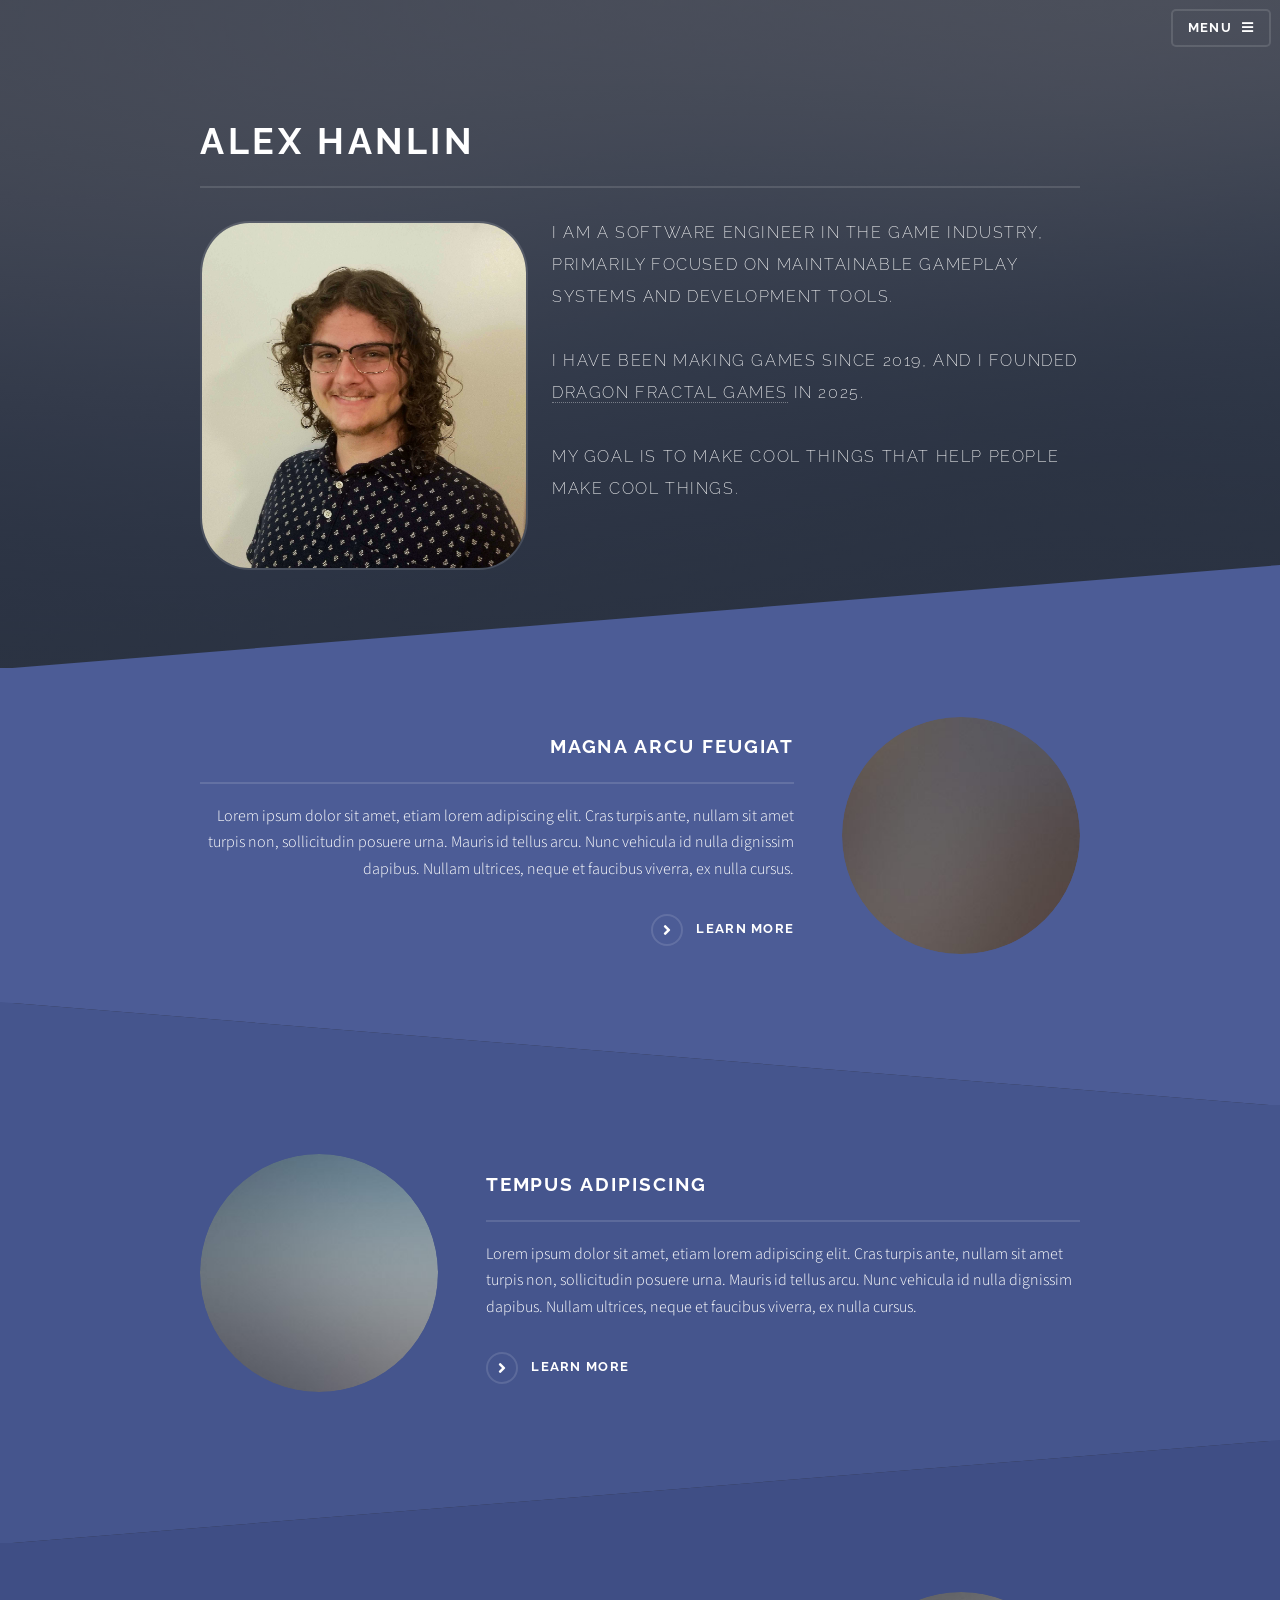
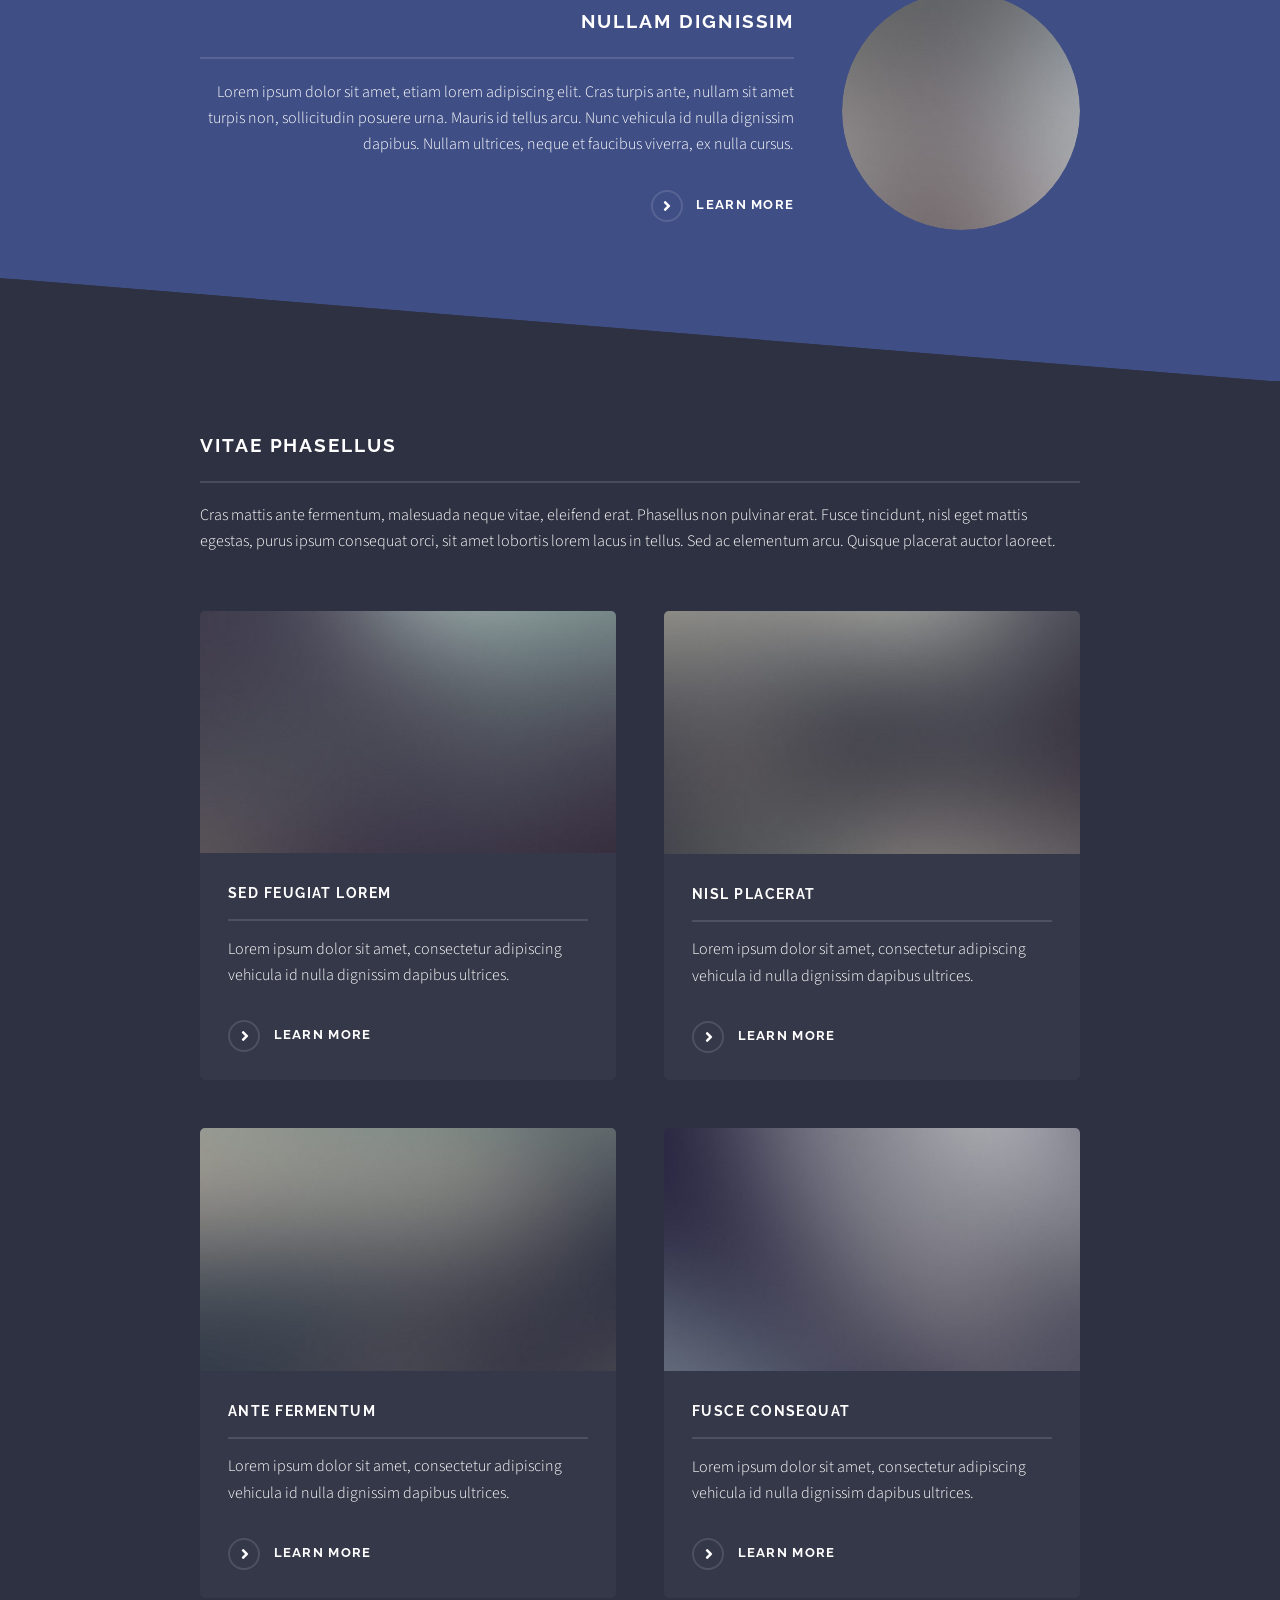
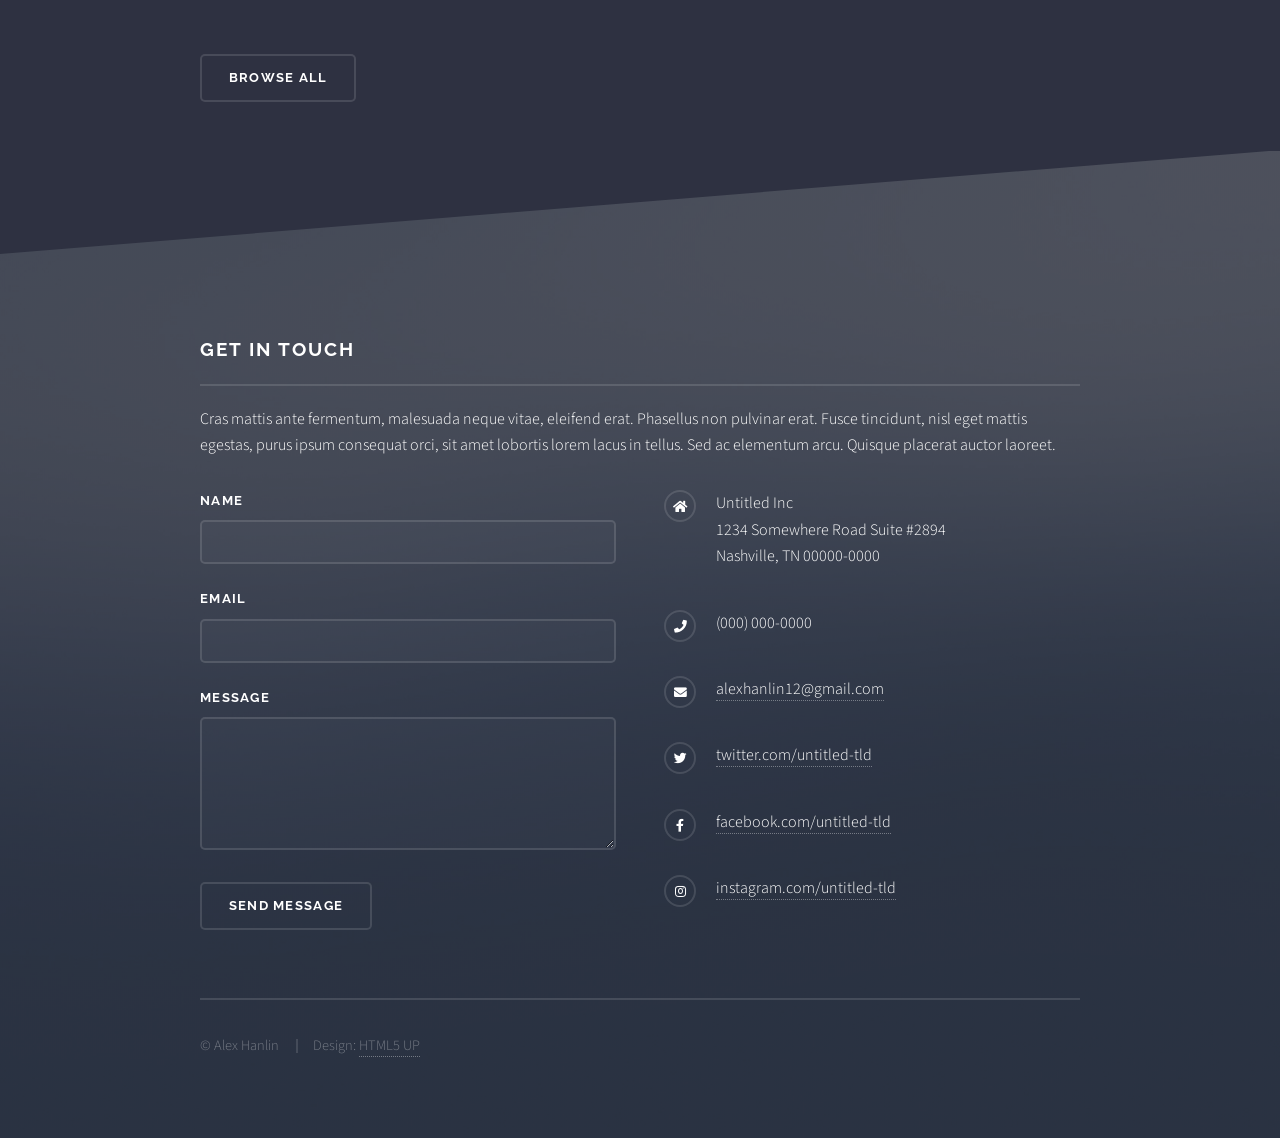
<file: index.html>
<!DOCTYPE HTML>
<html lang="">
<head>
    <title>Alex Hanlin's Portfolio</title>
    <meta charset="utf-8"/>
    <meta content="width=device-width, initial-scale=1, user-scalable=no" name="viewport"/>
    <link href="assets/css/main.css" rel="stylesheet"/>
    <noscript>
        <link href="assets/css/noscript.css" rel="stylesheet"/>
    </noscript>
</head>
<body class="is-preload">

<!-- Page Wrapper -->
<div id="page-wrapper">

    <!-- Header -->
    <header class="alt" id="header">
        <h1><a href="index.html">Solid State</a></h1>
        <nav>
            <a href="#menu">Menu</a>
        </nav>
    </header>

    <!-- Menu -->
    <nav id="menu">
        <div class="inner">
            <h2>Menu</h2>
            <ul class="links">
                <li><a href="index.html">Home</a></li>
                <li><a href="generic.html">Generic</a></li>
                <li><a href="elements.html">Elements</a></li>
            </ul>
            <a class="close" href="#">Close</a>
        </div>
    </nav>

    <!-- Banner -->
    <section id="banner">
        <div class="inner">
            <h2>Alex Hanlin</h2>
            <a class="left image"><img alt="" class="logo" src="images/headshot_cropped.png"/></a>
            <p>I am a software engineer in the game industry, primarily focused on maintainable gameplay systems and
                development tools.</p>

            <p>I have been making games since 2019, and I founded <a class="links"
                                                                     href="https://dragonfractalgames.com"> Dragon
                Fractal Games</a> in 2025.</p>

            <p>My goal is to make cool things that help people make cool things.</p>
        </div>
    </section>

    <!-- Wrapper -->
    <section id="wrapper">

        <!-- One -->
        <section class="wrapper spotlight style1" id="one">
            <div class="inner">
                <a class="image" href="#"><img alt="" src="images/pic01.jpg"/></a>
                <div class="content">
                    <h2 class="major">Magna arcu feugiat</h2>
                    <p>Lorem ipsum dolor sit amet, etiam lorem adipiscing elit. Cras turpis ante, nullam sit amet turpis
                        non, sollicitudin posuere urna. Mauris id tellus arcu. Nunc vehicula id nulla dignissim dapibus.
                        Nullam ultrices, neque et faucibus viverra, ex nulla cursus.</p>
                    <a class="special" href="#">Learn more</a>
                </div>
            </div>
        </section>

        <!-- Two -->
        <section class="wrapper alt spotlight style2" id="two">
            <div class="inner">
                <a class="image" href="#"><img alt="" src="images/pic02.jpg"/></a>
                <div class="content">
                    <h2 class="major">Tempus adipiscing</h2>
                    <p>Lorem ipsum dolor sit amet, etiam lorem adipiscing elit. Cras turpis ante, nullam sit amet turpis
                        non, sollicitudin posuere urna. Mauris id tellus arcu. Nunc vehicula id nulla dignissim dapibus.
                        Nullam ultrices, neque et faucibus viverra, ex nulla cursus.</p>
                    <a class="special" href="#">Learn more</a>
                </div>
            </div>
        </section>

        <!-- Three -->
        <section class="wrapper spotlight style3" id="three">
            <div class="inner">
                <a class="image" href="#"><img alt="" src="images/pic03.jpg"/></a>
                <div class="content">
                    <h2 class="major">Nullam dignissim</h2>
                    <p>Lorem ipsum dolor sit amet, etiam lorem adipiscing elit. Cras turpis ante, nullam sit amet turpis
                        non, sollicitudin posuere urna. Mauris id tellus arcu. Nunc vehicula id nulla dignissim dapibus.
                        Nullam ultrices, neque et faucibus viverra, ex nulla cursus.</p>
                    <a class="special" href="#">Learn more</a>
                </div>
            </div>
        </section>

        <!-- Four -->
        <section class="wrapper alt style1" id="four">
            <div class="inner">
                <h2 class="major">Vitae phasellus</h2>
                <p>Cras mattis ante fermentum, malesuada neque vitae, eleifend erat. Phasellus non pulvinar erat. Fusce
                    tincidunt, nisl eget mattis egestas, purus ipsum consequat orci, sit amet lobortis lorem lacus in
                    tellus. Sed ac elementum arcu. Quisque placerat auctor laoreet.</p>
                <section class="features">
                    <article>
                        <a class="image" href="#"><img alt="" src="images/pic04.jpg"/></a>
                        <h3 class="major">Sed feugiat lorem</h3>
                        <p>Lorem ipsum dolor sit amet, consectetur adipiscing vehicula id nulla dignissim dapibus
                            ultrices.</p>
                        <a class="special" href="#">Learn more</a>
                    </article>
                    <article>
                        <a class="image" href="#"><img alt="" src="images/pic05.jpg"/></a>
                        <h3 class="major">Nisl placerat</h3>
                        <p>Lorem ipsum dolor sit amet, consectetur adipiscing vehicula id nulla dignissim dapibus
                            ultrices.</p>
                        <a class="special" href="#">Learn more</a>
                    </article>
                    <article>
                        <a class="image" href="#"><img alt="" src="images/pic06.jpg"/></a>
                        <h3 class="major">Ante fermentum</h3>
                        <p>Lorem ipsum dolor sit amet, consectetur adipiscing vehicula id nulla dignissim dapibus
                            ultrices.</p>
                        <a class="special" href="#">Learn more</a>
                    </article>
                    <article>
                        <a class="image" href="#"><img alt="" src="images/pic07.jpg"/></a>
                        <h3 class="major">Fusce consequat</h3>
                        <p>Lorem ipsum dolor sit amet, consectetur adipiscing vehicula id nulla dignissim dapibus
                            ultrices.</p>
                        <a class="special" href="#">Learn more</a>
                    </article>
                </section>
                <ul class="actions">
                    <li><a class="button" href="#">Browse All</a></li>
                </ul>
            </div>
        </section>

    </section>

    <!-- Footer -->
    <section id="footer">
        <div class="inner">
            <h2 class="major">Get in touch</h2>
            <p>Cras mattis ante fermentum, malesuada neque vitae, eleifend erat. Phasellus non pulvinar erat. Fusce
                tincidunt, nisl eget mattis egestas, purus ipsum consequat orci, sit amet lobortis lorem lacus in
                tellus. Sed ac elementum arcu. Quisque placerat auctor laoreet.</p>
            <form action="#" method="post">
                <div class="fields">
                    <div class="field">
                        <label for="name">Name</label>
                        <input id="name" name="name" type="text"/>
                    </div>
                    <div class="field">
                        <label for="email">Email</label>
                        <input id="email" name="email" type="email"/>
                    </div>
                    <div class="field">
                        <label for="message">Message</label>
                        <textarea id="message" name="message" rows="4"></textarea>
                    </div>
                </div>
                <ul class="actions">
                    <li><input type="submit" value="Send Message"/></li>
                </ul>
            </form>
            <ul class="contact">
                <li class="icon solid fa-home">
                    Untitled Inc<br/>
                    1234 Somewhere Road Suite #2894<br/>
                    Nashville, TN 00000-0000
                </li>
                <li class="icon solid fa-phone">(000) 000-0000</li>
                <li class="icon solid fa-envelope"><a href="#">alexhanlin12@gmail.com</a></li>
                <li class="icon brands fa-twitter"><a href="#">twitter.com/untitled-tld</a></li>
                <li class="icon brands fa-facebook-f"><a href="#">facebook.com/untitled-tld</a></li>
                <li class="icon brands fa-instagram"><a href="#">instagram.com/untitled-tld</a></li>
            </ul>
            <ul class="copyright">
                <li>&copy; Alex Hanlin</li>
                <li>Design: <a href="http://html5up.net">HTML5 UP</a></li>
            </ul>
        </div>
    </section>

</div>

<!-- Scripts -->
<script src="assets/js/jquery.min.js"></script>
<script src="assets/js/jquery.scrollex.min.js"></script>
<script src="assets/js/browser.min.js"></script>
<script src="assets/js/breakpoints.min.js"></script>
<script src="assets/js/util.js"></script>
<script src="assets/js/main.js"></script>

</body>
</html>
</file>
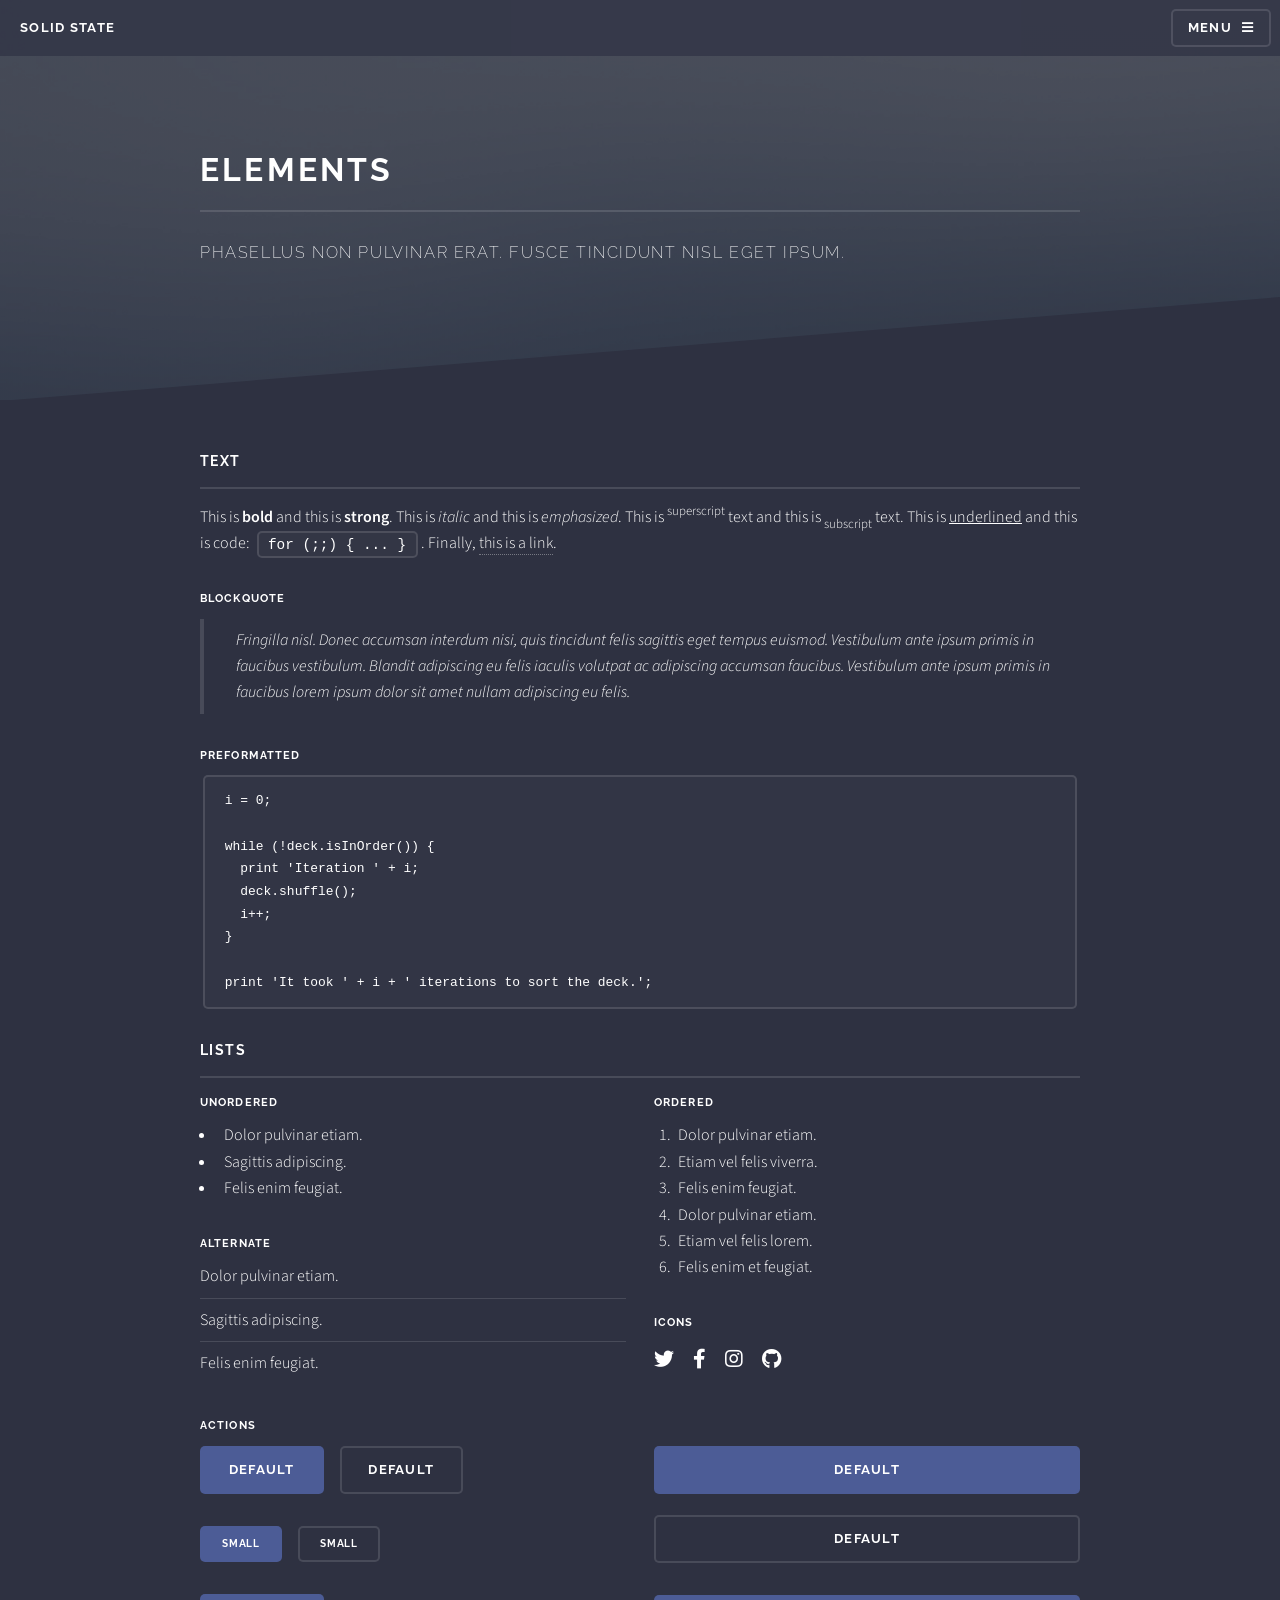
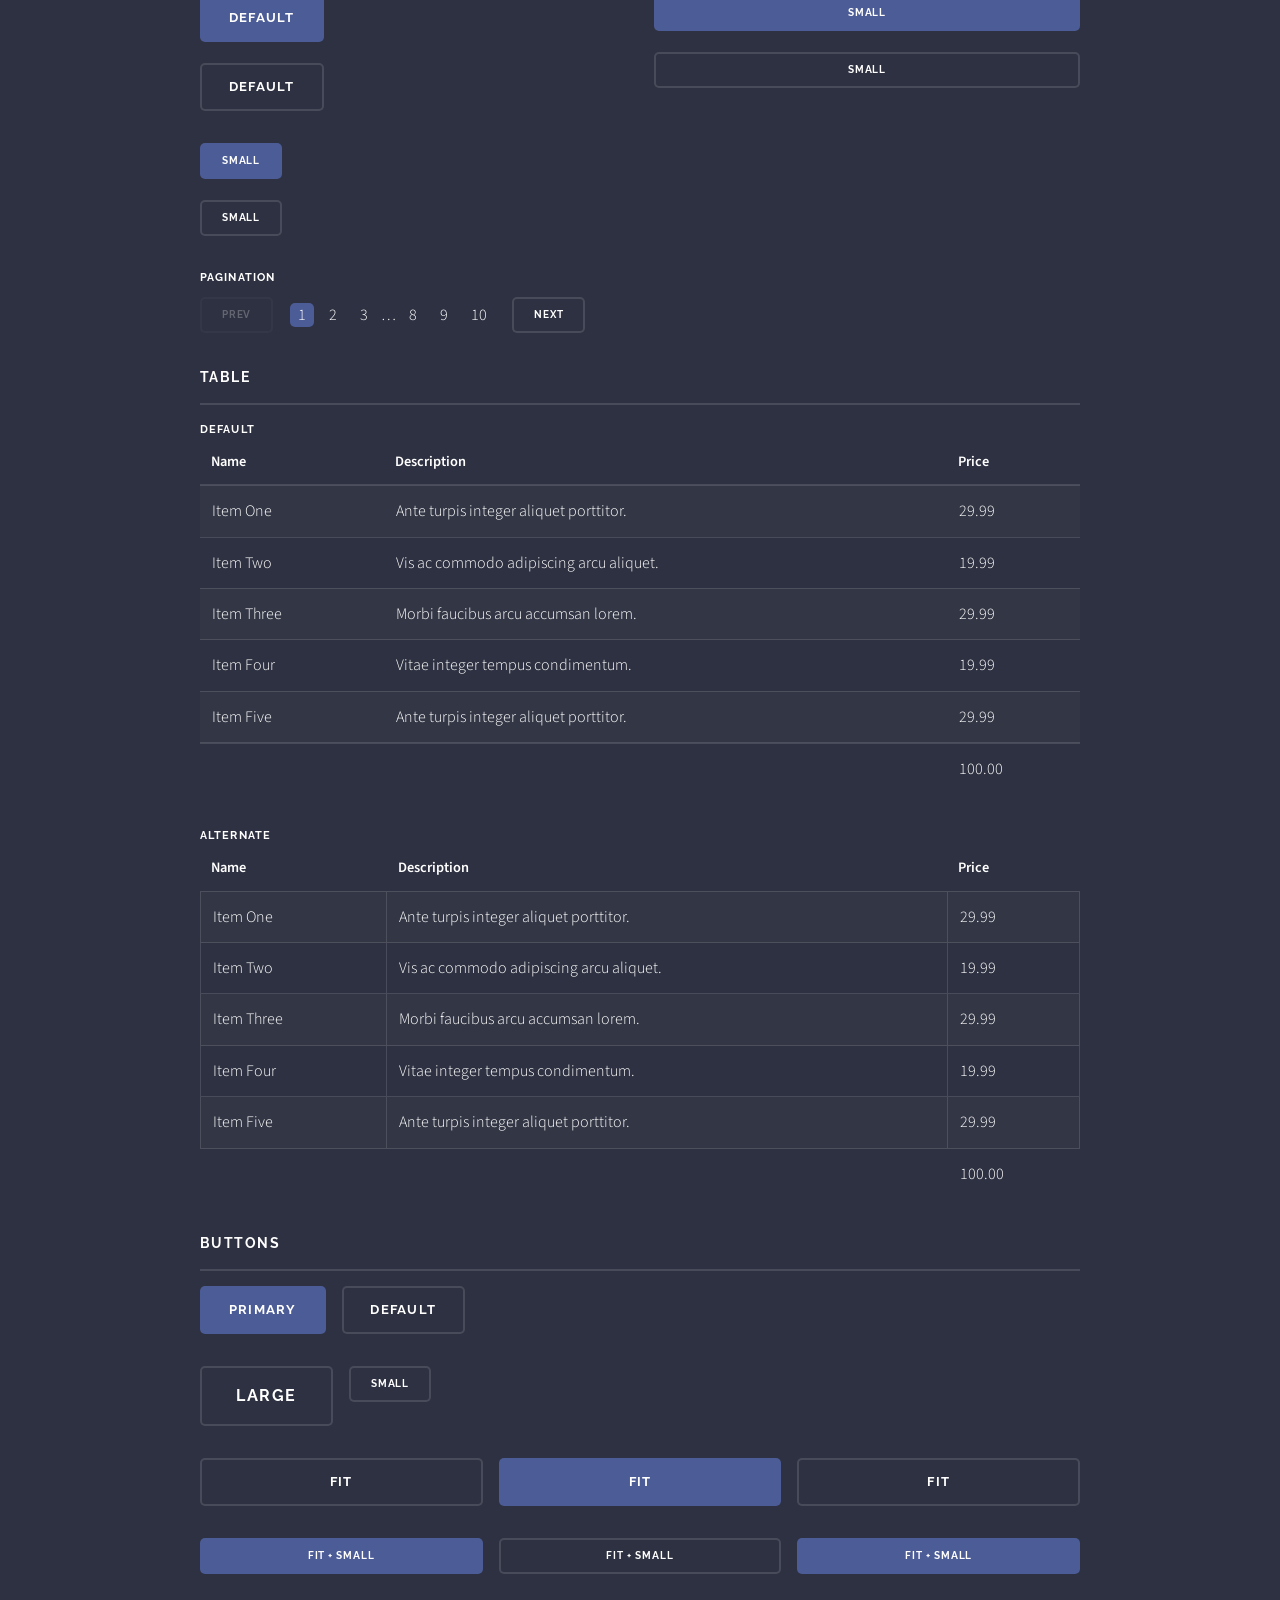
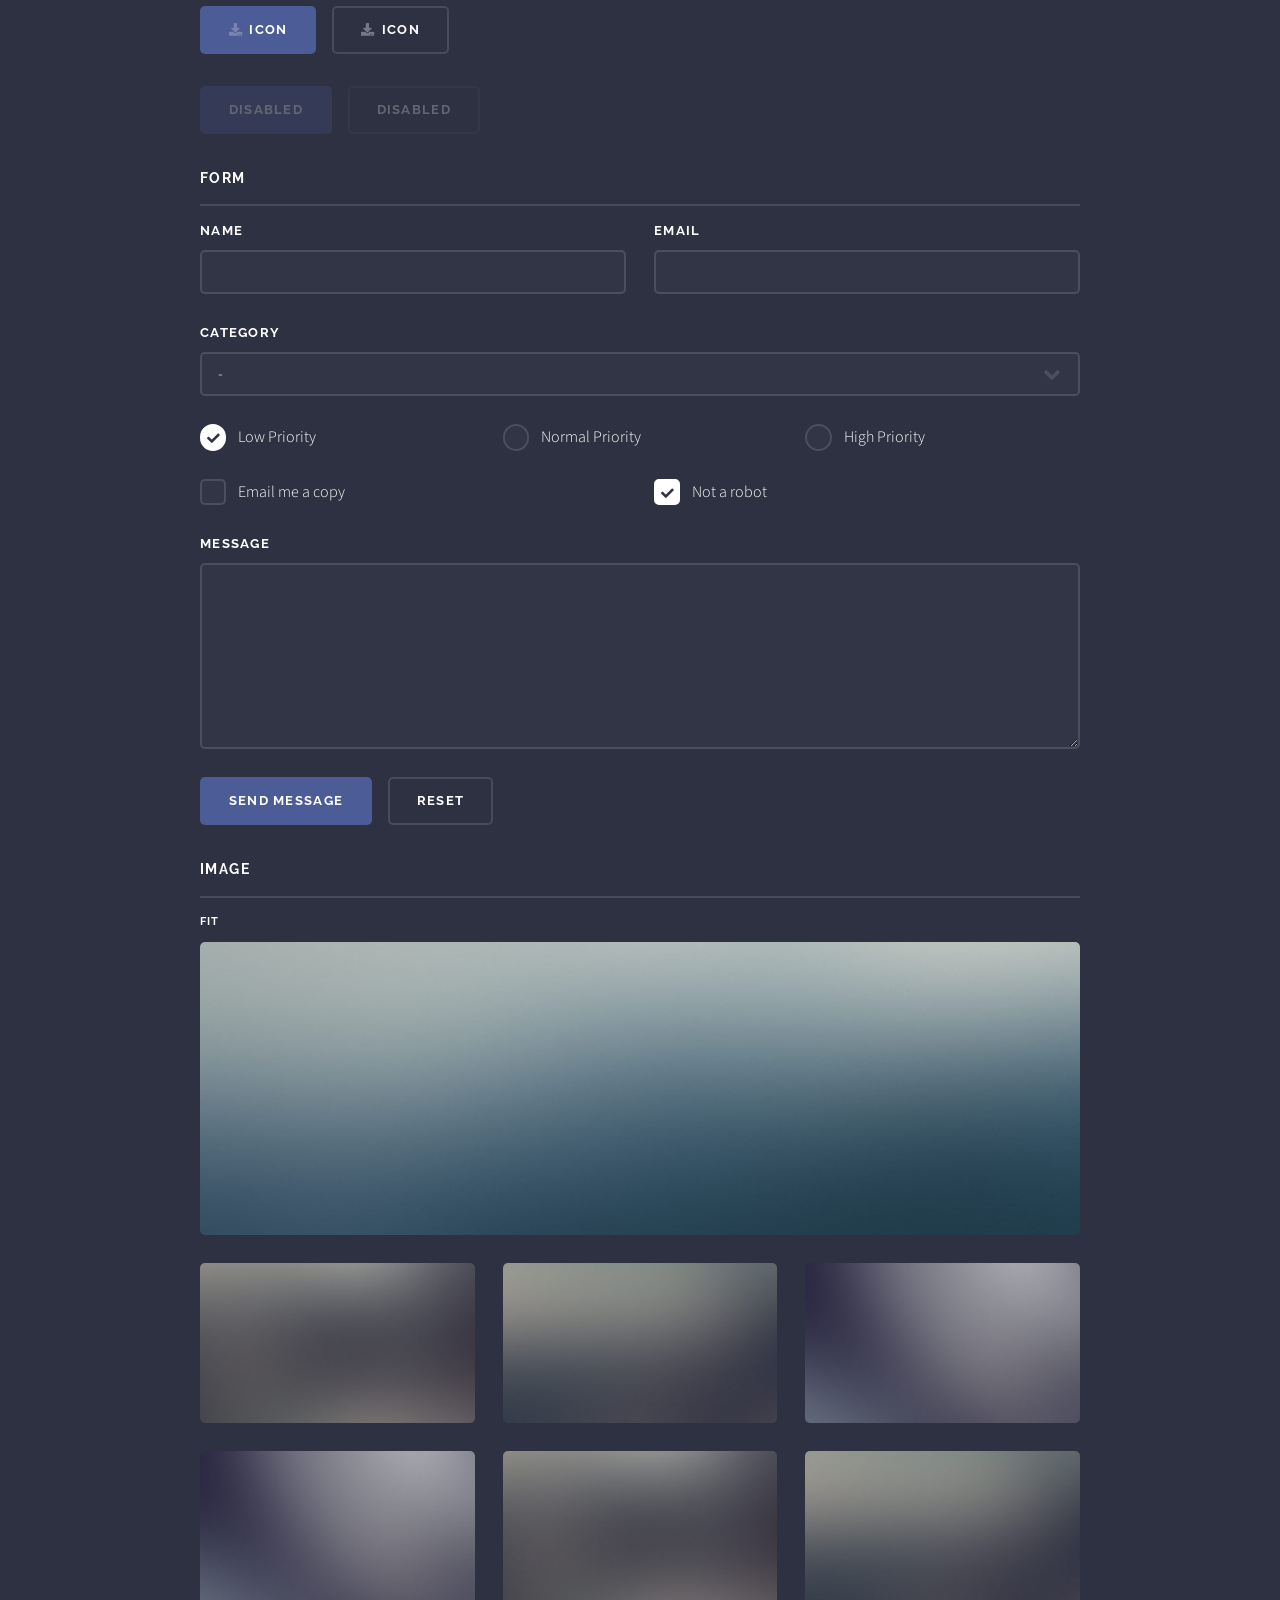
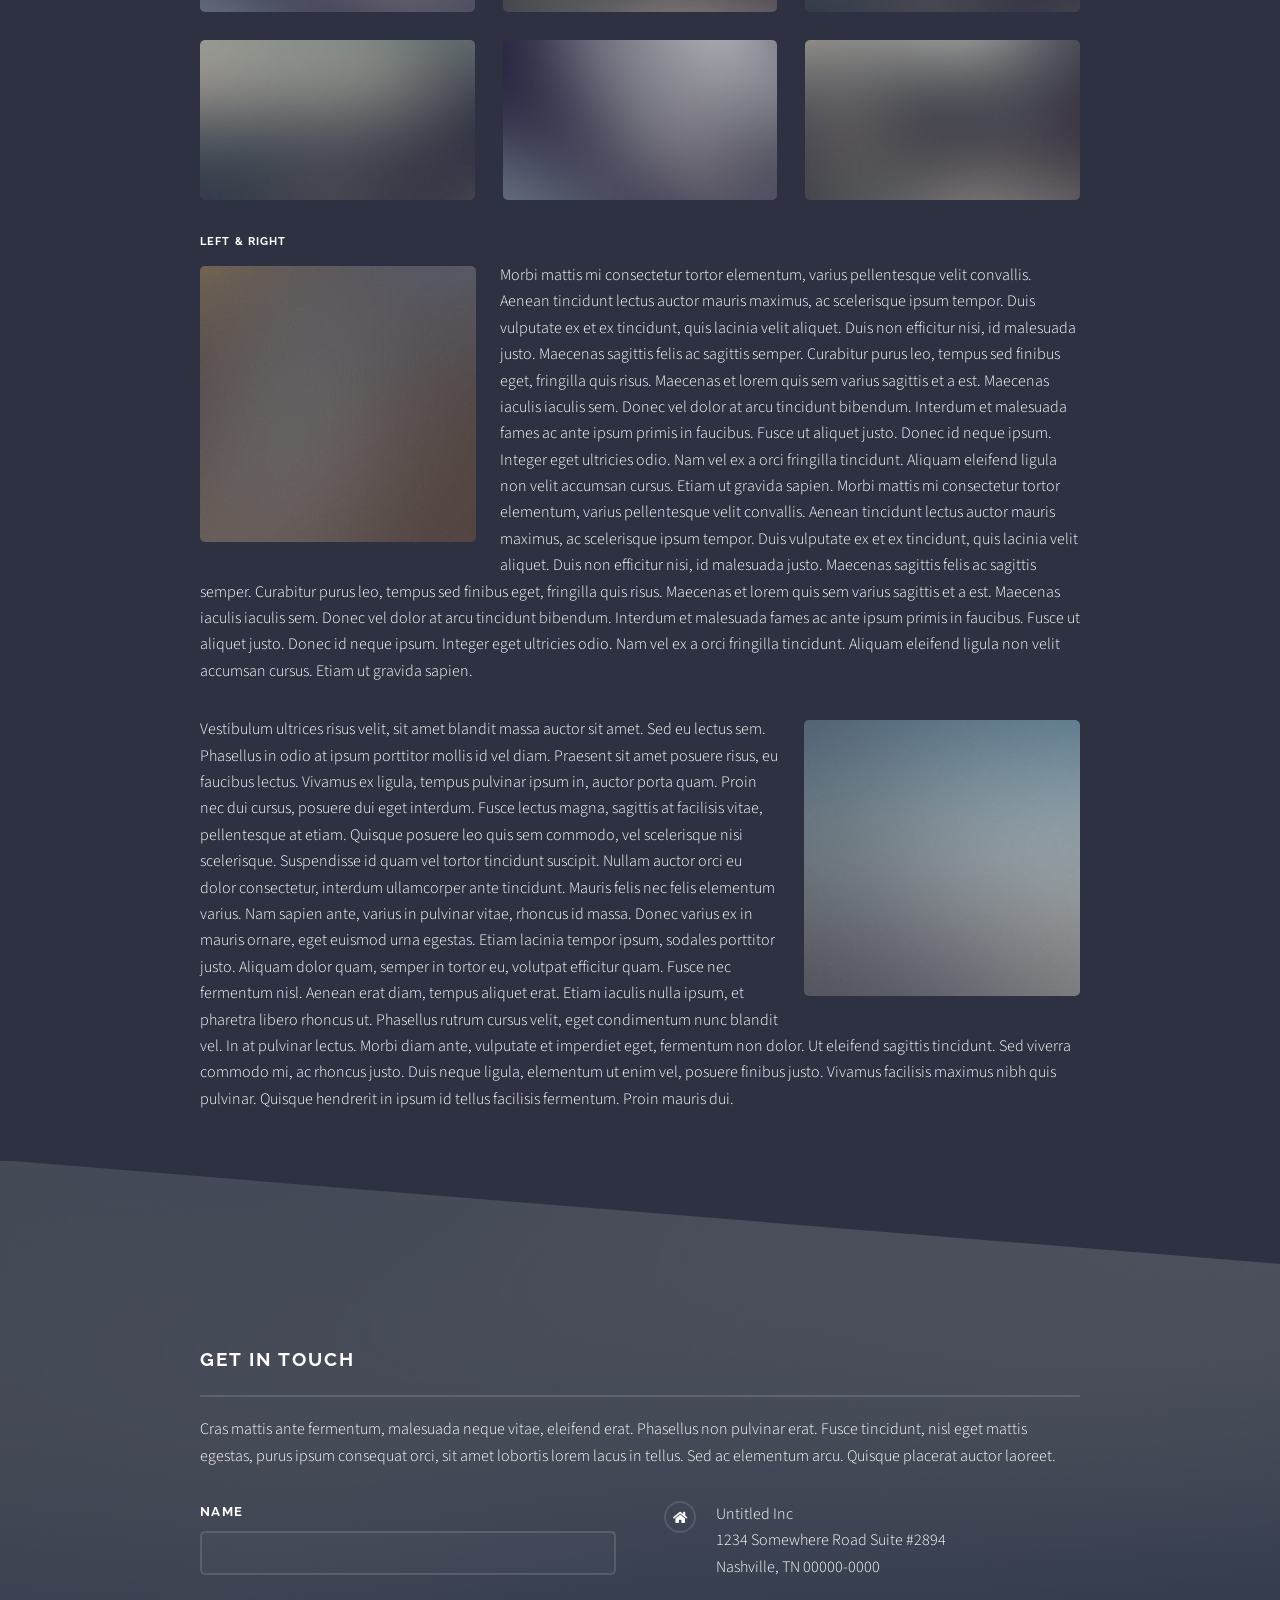
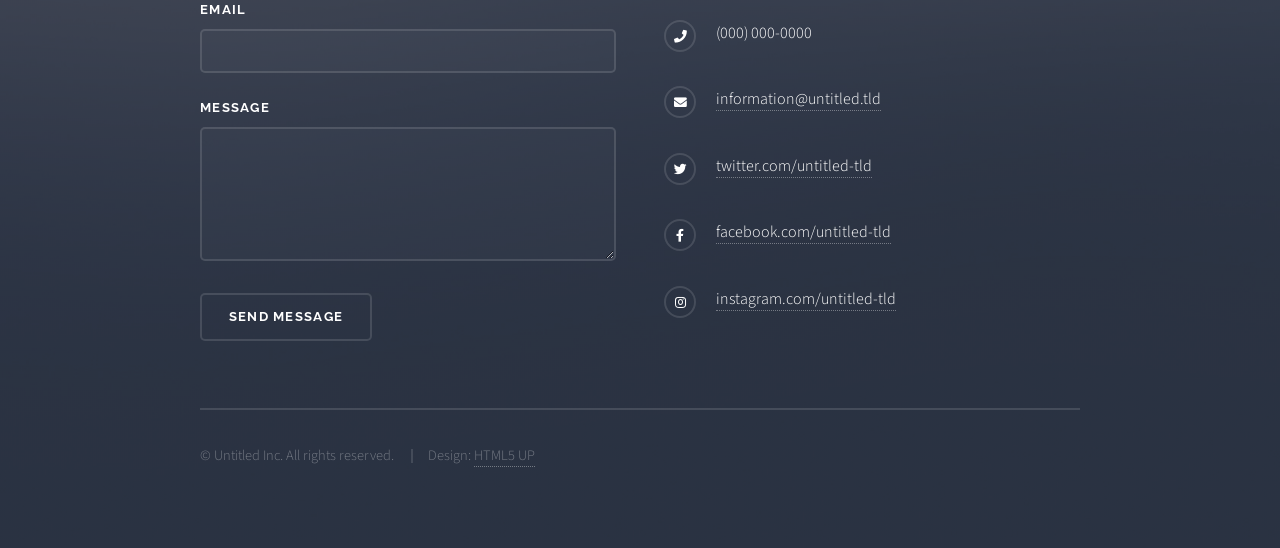
<file: elements.html>
<!DOCTYPE HTML>
<!--
	Solid State by HTML5 UP
	html5up.net | @ajlkn
	Free for personal and commercial use under the CCA 3.0 license (html5up.net/license)
-->
<html>
<head>
    <title>Elements - Solid State by HTML5 UP</title>
    <meta charset="utf-8"/>
    <meta content="width=device-width, initial-scale=1, user-scalable=no" name="viewport"/>
    <link href="assets/css/main.css" rel="stylesheet"/>
    <noscript>
        <link href="assets/css/noscript.css" rel="stylesheet"/>
    </noscript>
</head>
<body class="is-preload">

<!-- Page Wrapper -->
<div id="page-wrapper">

    <!-- Header -->
    <header id="header">
        <h1><a href="index.html">Solid State</a></h1>
        <nav>
            <a href="#menu">Menu</a>
        </nav>
    </header>

    <!-- Menu -->
    <nav id="menu">
        <div class="inner">
            <h2>Menu</h2>
            <ul class="links">
                <li><a href="index.html">Home</a></li>
                <li><a href="generic.html">Generic</a></li>
                <li><a href="elements.html">Elements</a></li>
                <li><a href="#">Log In</a></li>
                <li><a href="#">Sign Up</a></li>
            </ul>
            <a class="close" href="#">Close</a>
        </div>
    </nav>

    <!-- Wrapper -->
    <section id="wrapper">
        <header>
            <div class="inner">
                <h2>Elements</h2>
                <p>Phasellus non pulvinar erat. Fusce tincidunt nisl eget ipsum.</p>
            </div>
        </header>

        <!-- Content -->
        <div class="wrapper">
            <div class="inner">

                <section>
                    <h3 class="major">Text</h3>
                    <p>This is <b>bold</b> and this is <strong>strong</strong>. This is <i>italic</i> and this is <em>emphasized</em>.
                        This is <sup>superscript</sup> text and this is <sub>subscript</sub> text.
                        This is <u>underlined</u> and this is code: <code>for (;;) { ... }</code>. Finally, <a href="#">this
                            is a link</a>.</p>
                    <h4>Blockquote</h4>
                    <blockquote>Fringilla nisl. Donec accumsan interdum nisi, quis tincidunt felis sagittis eget tempus
                        euismod. Vestibulum ante ipsum primis in faucibus vestibulum. Blandit adipiscing eu felis
                        iaculis volutpat ac adipiscing accumsan faucibus. Vestibulum ante ipsum primis in faucibus lorem
                        ipsum dolor sit amet nullam adipiscing eu felis.
                    </blockquote>
                    <h4>Preformatted</h4>
                    <pre><code>i = 0;

while (!deck.isInOrder()) {
  print 'Iteration ' + i;
  deck.shuffle();
  i++;
}

print 'It took ' + i + ' iterations to sort the deck.';</code></pre>
                </section>

                <section>
                    <h3 class="major">Lists</h3>
                    <div class="row">
                        <div class="col-6 col-12-medium">
                            <h4>Unordered</h4>
                            <ul>
                                <li>Dolor pulvinar etiam.</li>
                                <li>Sagittis adipiscing.</li>
                                <li>Felis enim feugiat.</li>
                            </ul>
                            <h4>Alternate</h4>
                            <ul class="alt">
                                <li>Dolor pulvinar etiam.</li>
                                <li>Sagittis adipiscing.</li>
                                <li>Felis enim feugiat.</li>
                            </ul>
                        </div>
                        <div class="col-6 col-12-medium">
                            <h4>Ordered</h4>
                            <ol>
                                <li>Dolor pulvinar etiam.</li>
                                <li>Etiam vel felis viverra.</li>
                                <li>Felis enim feugiat.</li>
                                <li>Dolor pulvinar etiam.</li>
                                <li>Etiam vel felis lorem.</li>
                                <li>Felis enim et feugiat.</li>
                            </ol>
                            <h4>Icons</h4>
                            <ul class="icons">
                                <li><a class="icon brands fa-twitter" href="#"><span class="label">Twitter</span></a>
                                </li>
                                <li><a class="icon brands fa-facebook-f" href="#"><span
                                        class="label">Facebook</span></a></li>
                                <li><a class="icon brands fa-instagram" href="#"><span
                                        class="label">Instagram</span></a></li>
                                <li><a class="icon brands fa-github" href="#"><span class="label">Github</span></a></li>
                            </ul>
                        </div>
                    </div>
                    <h4>Actions</h4>
                    <div class="row">
                        <div class="col-6 col-12-medium">
                            <ul class="actions">
                                <li><a class="button primary" href="#">Default</a></li>
                                <li><a class="button" href="#">Default</a></li>
                            </ul>
                            <ul class="actions small">
                                <li><a class="button primary small" href="#">Small</a></li>
                                <li><a class="button small" href="#">Small</a></li>
                            </ul>
                            <ul class="actions stacked">
                                <li><a class="button primary" href="#">Default</a></li>
                                <li><a class="button" href="#">Default</a></li>
                            </ul>
                            <ul class="actions stacked small">
                                <li><a class="button primary small" href="#">Small</a></li>
                                <li><a class="button small" href="#">Small</a></li>
                            </ul>
                        </div>
                        <div class="col-6 col-12-medium">
                            <ul class="actions stacked">
                                <li><a class="button primary fit" href="#">Default</a></li>
                                <li><a class="button fit" href="#">Default</a></li>
                            </ul>
                            <ul class="actions stacked small">
                                <li><a class="button primary small fit" href="#">Small</a></li>
                                <li><a class="button small fit" href="#">Small</a></li>
                            </ul>
                        </div>
                    </div>
                    <h4>Pagination</h4>
                    <ul class="pagination">
                        <li><span class="button small disabled">Prev</span></li>
                        <li><a class="page active" href="#">1</a></li>
                        <li><a class="page" href="#">2</a></li>
                        <li><a class="page" href="#">3</a></li>
                        <li><span>&hellip;</span></li>
                        <li><a class="page" href="#">8</a></li>
                        <li><a class="page" href="#">9</a></li>
                        <li><a class="page" href="#">10</a></li>
                        <li><a class="button small" href="#">Next</a></li>
                    </ul>
                </section>

                <section>
                    <h3 class="major">Table</h3>
                    <h4>Default</h4>
                    <div class="table-wrapper">
                        <table>
                            <thead>
                            <tr>
                                <th>Name</th>
                                <th>Description</th>
                                <th>Price</th>
                            </tr>
                            </thead>
                            <tbody>
                            <tr>
                                <td>Item One</td>
                                <td>Ante turpis integer aliquet porttitor.</td>
                                <td>29.99</td>
                            </tr>
                            <tr>
                                <td>Item Two</td>
                                <td>Vis ac commodo adipiscing arcu aliquet.</td>
                                <td>19.99</td>
                            </tr>
                            <tr>
                                <td>Item Three</td>
                                <td> Morbi faucibus arcu accumsan lorem.</td>
                                <td>29.99</td>
                            </tr>
                            <tr>
                                <td>Item Four</td>
                                <td>Vitae integer tempus condimentum.</td>
                                <td>19.99</td>
                            </tr>
                            <tr>
                                <td>Item Five</td>
                                <td>Ante turpis integer aliquet porttitor.</td>
                                <td>29.99</td>
                            </tr>
                            </tbody>
                            <tfoot>
                            <tr>
                                <td colspan="2"></td>
                                <td>100.00</td>
                            </tr>
                            </tfoot>
                        </table>
                    </div>

                    <h4>Alternate</h4>
                    <div class="table-wrapper">
                        <table class="alt">
                            <thead>
                            <tr>
                                <th>Name</th>
                                <th>Description</th>
                                <th>Price</th>
                            </tr>
                            </thead>
                            <tbody>
                            <tr>
                                <td>Item One</td>
                                <td>Ante turpis integer aliquet porttitor.</td>
                                <td>29.99</td>
                            </tr>
                            <tr>
                                <td>Item Two</td>
                                <td>Vis ac commodo adipiscing arcu aliquet.</td>
                                <td>19.99</td>
                            </tr>
                            <tr>
                                <td>Item Three</td>
                                <td> Morbi faucibus arcu accumsan lorem.</td>
                                <td>29.99</td>
                            </tr>
                            <tr>
                                <td>Item Four</td>
                                <td>Vitae integer tempus condimentum.</td>
                                <td>19.99</td>
                            </tr>
                            <tr>
                                <td>Item Five</td>
                                <td>Ante turpis integer aliquet porttitor.</td>
                                <td>29.99</td>
                            </tr>
                            </tbody>
                            <tfoot>
                            <tr>
                                <td colspan="2"></td>
                                <td>100.00</td>
                            </tr>
                            </tfoot>
                        </table>
                    </div>
                </section>

                <section>
                    <h3 class="major">Buttons</h3>
                    <ul class="actions">
                        <li><a class="button primary" href="#">Primary</a></li>
                        <li><a class="button" href="#">Default</a></li>
                    </ul>
                    <ul class="actions">
                        <li><a class="button large" href="#">Large</a></li>
                        <li><a class="button small" href="#">Small</a></li>
                    </ul>
                    <ul class="actions fit">
                        <li><a class="button fit" href="#">Fit</a></li>
                        <li><a class="button primary fit" href="#">Fit</a></li>
                        <li><a class="button fit" href="#">Fit</a></li>
                    </ul>
                    <ul class="actions fit small">
                        <li><a class="button primary fit small" href="#">Fit + Small</a></li>
                        <li><a class="button fit small" href="#">Fit + Small</a></li>
                        <li><a class="button primary fit small" href="#">Fit + Small</a></li>
                    </ul>
                    <ul class="actions">
                        <li><a class="button primary icon solid fa-download" href="#">Icon</a></li>
                        <li><a class="button icon solid fa-download" href="#">Icon</a></li>
                    </ul>
                    <ul class="actions">
                        <li><span class="button primary disabled">Disabled</span></li>
                        <li><span class="button disabled">Disabled</span></li>
                    </ul>
                </section>

                <section>
                    <h3 class="major">Form</h3>
                    <form action="#" method="post">
                        <div class="row gtr-uniform">
                            <div class="col-6 col-12-xsmall">
                                <label for="demo-name">Name</label>
                                <input id="demo-name" name="demo-name" type="text" value=""/>
                            </div>
                            <div class="col-6 col-12-xsmall">
                                <label for="demo-email">Email</label>
                                <input id="demo-email" name="demo-email" type="email" value=""/>
                            </div>
                            <div class="col-12">
                                <label for="demo-category">Category</label>
                                <select id="demo-category" name="demo-category">
                                    <option value="">-</option>
                                    <option value="1">Manufacturing</option>
                                    <option value="1">Shipping</option>
                                    <option value="1">Administration</option>
                                    <option value="1">Human Resources</option>
                                </select>
                            </div>
                            <div class="col-4 col-12-small">
                                <input checked id="demo-priority-low" name="demo-priority" type="radio">
                                <label for="demo-priority-low">Low Priority</label>
                            </div>
                            <div class="col-4 col-12-small">
                                <input id="demo-priority-normal" name="demo-priority" type="radio">
                                <label for="demo-priority-normal">Normal Priority</label>
                            </div>
                            <div class="col-4 col-12-small">
                                <input id="demo-priority-high" name="demo-priority" type="radio">
                                <label for="demo-priority-high">High Priority</label>
                            </div>
                            <div class="col-6 col-12-small">
                                <input id="demo-copy" name="demo-copy" type="checkbox">
                                <label for="demo-copy">Email me a copy</label>
                            </div>
                            <div class="col-6 col-12-small">
                                <input checked id="demo-human" name="demo-human" type="checkbox">
                                <label for="demo-human">Not a robot</label>
                            </div>
                            <div class="col-12">
                                <label for="demo-message">Message</label>
                                <textarea id="demo-message" name="demo-message" rows="6"></textarea>
                            </div>
                            <div class="col-12">
                                <ul class="actions">
                                    <li><input class="primary" type="submit" value="Send Message"/></li>
                                    <li><input type="reset" value="Reset"/></li>
                                </ul>
                            </div>
                        </div>
                    </form>
                </section>

                <section>
                    <h3 class="major">Image</h3>
                    <h4>Fit</h4>
                    <div class="box alt">
                        <div class="row gtr-uniform">
                            <div class="col-12"><span class="image fit"><img alt="" src="images/pic08.jpg"/></span>
                            </div>
                            <div class="col-4"><span class="image fit"><img alt="" src="images/pic05.jpg"/></span></div>
                            <div class="col-4"><span class="image fit"><img alt="" src="images/pic06.jpg"/></span></div>
                            <div class="col-4"><span class="image fit"><img alt="" src="images/pic07.jpg"/></span></div>
                            <div class="col-4"><span class="image fit"><img alt="" src="images/pic07.jpg"/></span></div>
                            <div class="col-4"><span class="image fit"><img alt="" src="images/pic05.jpg"/></span></div>
                            <div class="col-4"><span class="image fit"><img alt="" src="images/pic06.jpg"/></span></div>
                            <div class="col-4"><span class="image fit"><img alt="" src="images/pic06.jpg"/></span></div>
                            <div class="col-4"><span class="image fit"><img alt="" src="images/pic07.jpg"/></span></div>
                            <div class="col-4"><span class="image fit"><img alt="" src="images/pic05.jpg"/></span></div>
                        </div>
                    </div>
                    <h4>Left &amp; Right</h4>
                    <p><span class="image left"><img alt="" src="images/pic01.jpg"/></span>Morbi mattis mi consectetur
                        tortor elementum, varius pellentesque velit convallis. Aenean tincidunt lectus auctor mauris
                        maximus, ac scelerisque ipsum tempor. Duis vulputate ex et ex tincidunt, quis lacinia velit
                        aliquet. Duis non efficitur nisi, id malesuada justo. Maecenas sagittis felis ac sagittis
                        semper. Curabitur purus leo, tempus sed finibus eget, fringilla quis risus. Maecenas et lorem
                        quis sem varius sagittis et a est. Maecenas iaculis iaculis sem. Donec vel dolor at arcu
                        tincidunt bibendum. Interdum et malesuada fames ac ante ipsum primis in faucibus. Fusce ut
                        aliquet justo. Donec id neque ipsum. Integer eget ultricies odio. Nam vel ex a orci fringilla
                        tincidunt. Aliquam eleifend ligula non velit accumsan cursus. Etiam ut gravida sapien. Morbi
                        mattis mi consectetur tortor elementum, varius pellentesque velit convallis. Aenean tincidunt
                        lectus auctor mauris maximus, ac scelerisque ipsum tempor. Duis vulputate ex et ex tincidunt,
                        quis lacinia velit aliquet. Duis non efficitur nisi, id malesuada justo. Maecenas sagittis felis
                        ac sagittis semper. Curabitur purus leo, tempus sed finibus eget, fringilla quis risus. Maecenas
                        et lorem quis sem varius sagittis et a est. Maecenas iaculis iaculis sem. Donec vel dolor at
                        arcu tincidunt bibendum. Interdum et malesuada fames ac ante ipsum primis in faucibus. Fusce ut
                        aliquet justo. Donec id neque ipsum. Integer eget ultricies odio. Nam vel ex a orci fringilla
                        tincidunt. Aliquam eleifend ligula non velit accumsan cursus. Etiam ut gravida sapien.</p>
                    <p><span class="image right"><img alt="" src="images/pic02.jpg"/></span>Vestibulum ultrices risus
                        velit, sit amet blandit massa auctor sit amet. Sed eu lectus sem. Phasellus in odio at ipsum
                        porttitor mollis id vel diam. Praesent sit amet posuere risus, eu faucibus lectus. Vivamus ex
                        ligula, tempus pulvinar ipsum in, auctor porta quam. Proin nec dui cursus, posuere dui eget
                        interdum. Fusce lectus magna, sagittis at facilisis vitae, pellentesque at etiam. Quisque
                        posuere leo quis sem commodo, vel scelerisque nisi scelerisque. Suspendisse id quam vel tortor
                        tincidunt suscipit. Nullam auctor orci eu dolor consectetur, interdum ullamcorper ante
                        tincidunt. Mauris felis nec felis elementum varius. Nam sapien ante, varius in pulvinar vitae,
                        rhoncus id massa. Donec varius ex in mauris ornare, eget euismod urna egestas. Etiam lacinia
                        tempor ipsum, sodales porttitor justo. Aliquam dolor quam, semper in tortor eu, volutpat
                        efficitur quam. Fusce nec fermentum nisl. Aenean erat diam, tempus aliquet erat. Etiam iaculis
                        nulla ipsum, et pharetra libero rhoncus ut. Phasellus rutrum cursus velit, eget condimentum nunc
                        blandit vel. In at pulvinar lectus. Morbi diam ante, vulputate et imperdiet eget, fermentum non
                        dolor. Ut eleifend sagittis tincidunt. Sed viverra commodo mi, ac rhoncus justo. Duis neque
                        ligula, elementum ut enim vel, posuere finibus justo. Vivamus facilisis maximus nibh quis
                        pulvinar. Quisque hendrerit in ipsum id tellus facilisis fermentum. Proin mauris dui.</p>
                </section>

            </div>
        </div>

    </section>

    <!-- Footer -->
    <section id="footer">
        <div class="inner">
            <h2 class="major">Get in touch</h2>
            <p>Cras mattis ante fermentum, malesuada neque vitae, eleifend erat. Phasellus non pulvinar erat. Fusce
                tincidunt, nisl eget mattis egestas, purus ipsum consequat orci, sit amet lobortis lorem lacus in
                tellus. Sed ac elementum arcu. Quisque placerat auctor laoreet.</p>
            <form action="#" method="post">
                <div class="fields">
                    <div class="field">
                        <label for="name">Name</label>
                        <input id="name" name="name" type="text"/>
                    </div>
                    <div class="field">
                        <label for="email">Email</label>
                        <input id="email" name="email" type="email"/>
                    </div>
                    <div class="field">
                        <label for="message">Message</label>
                        <textarea id="message" name="message" rows="4"></textarea>
                    </div>
                </div>
                <ul class="actions">
                    <li><input type="submit" value="Send Message"/></li>
                </ul>
            </form>
            <ul class="contact">
                <li class="icon solid fa-home">
                    Untitled Inc<br/>
                    1234 Somewhere Road Suite #2894<br/>
                    Nashville, TN 00000-0000
                </li>
                <li class="icon solid fa-phone">(000) 000-0000</li>
                <li class="icon solid fa-envelope"><a href="#">information@untitled.tld</a></li>
                <li class="icon brands fa-twitter"><a href="#">twitter.com/untitled-tld</a></li>
                <li class="icon brands fa-facebook-f"><a href="#">facebook.com/untitled-tld</a></li>
                <li class="icon brands fa-instagram"><a href="#">instagram.com/untitled-tld</a></li>
            </ul>
            <ul class="copyright">
                <li>&copy; Untitled Inc. All rights reserved.</li>
                <li>Design: <a href="http://html5up.net">HTML5 UP</a></li>
            </ul>
        </div>
    </section>

</div>

<!-- Scripts -->
<script src="assets/js/jquery.min.js"></script>
<script src="assets/js/jquery.scrollex.min.js"></script>
<script src="assets/js/browser.min.js"></script>
<script src="assets/js/breakpoints.min.js"></script>
<script src="assets/js/util.js"></script>
<script src="assets/js/main.js"></script>

</body>
</html>
</file>
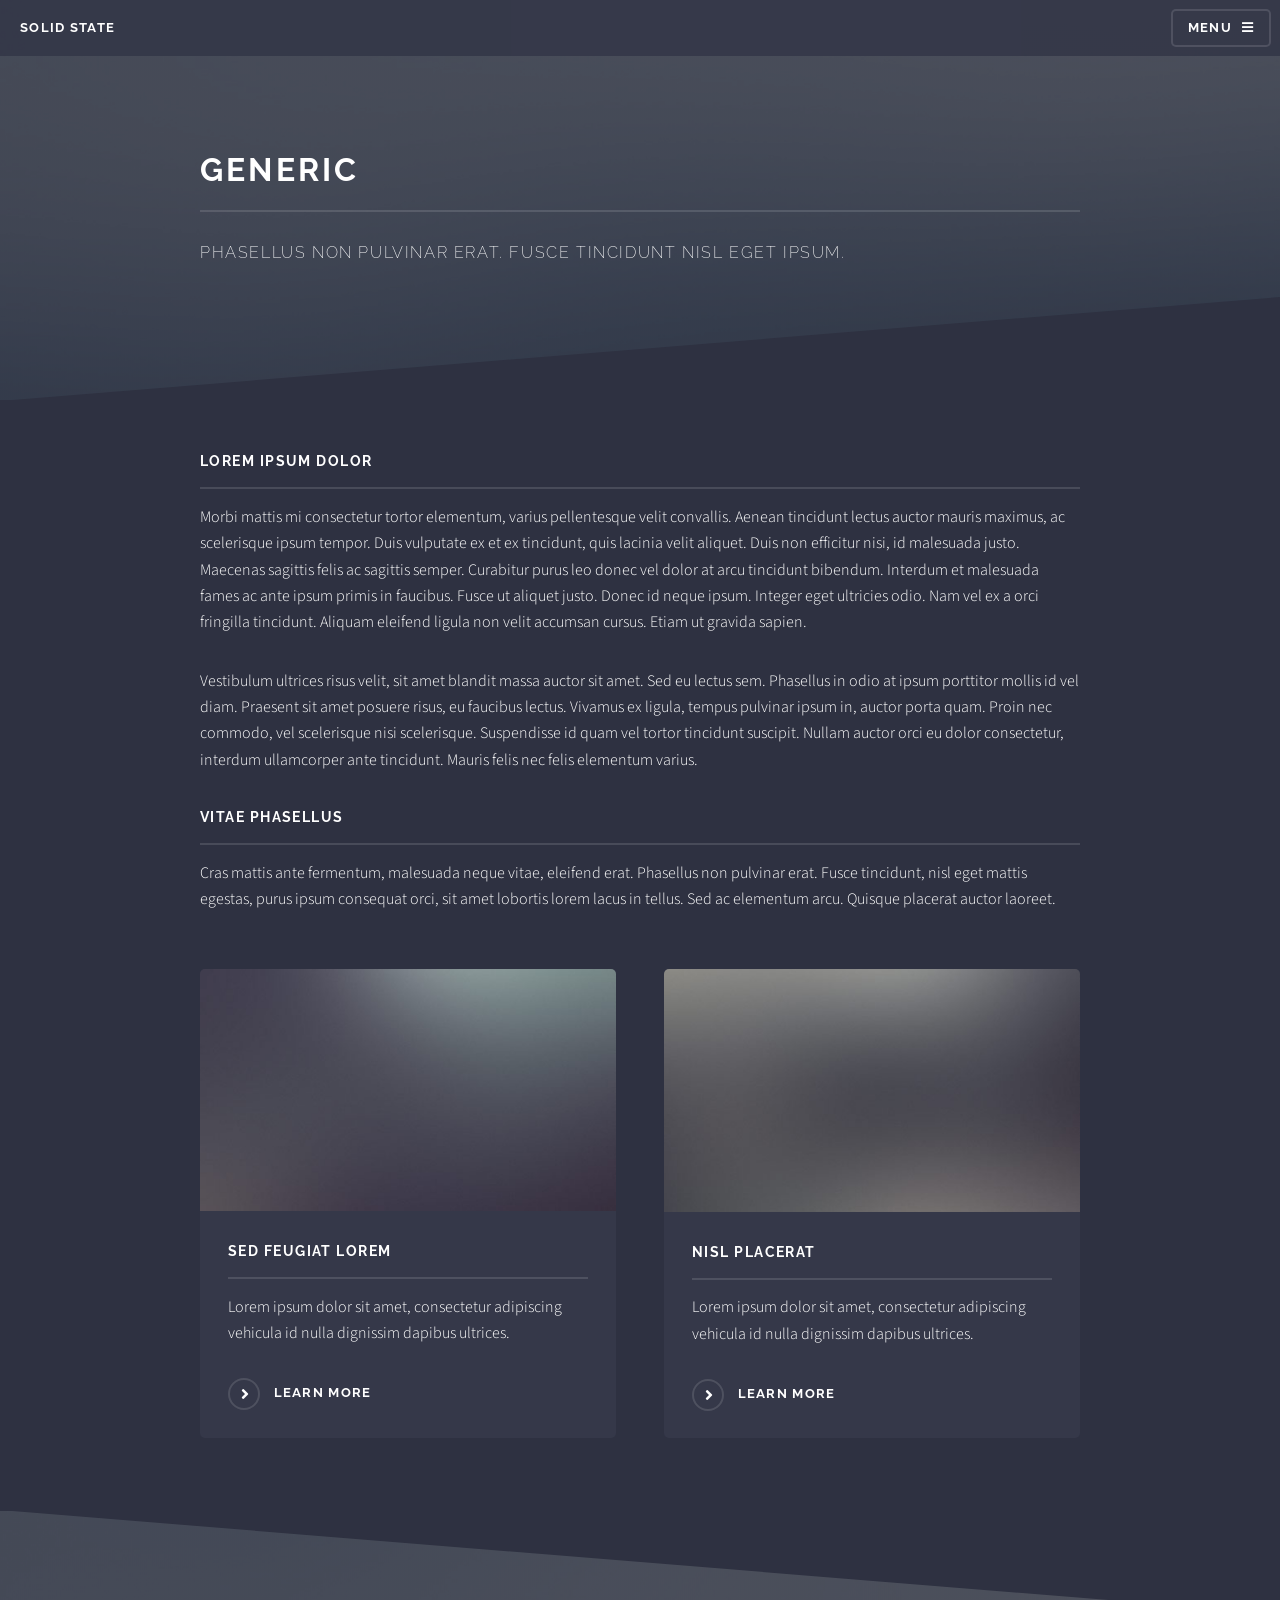
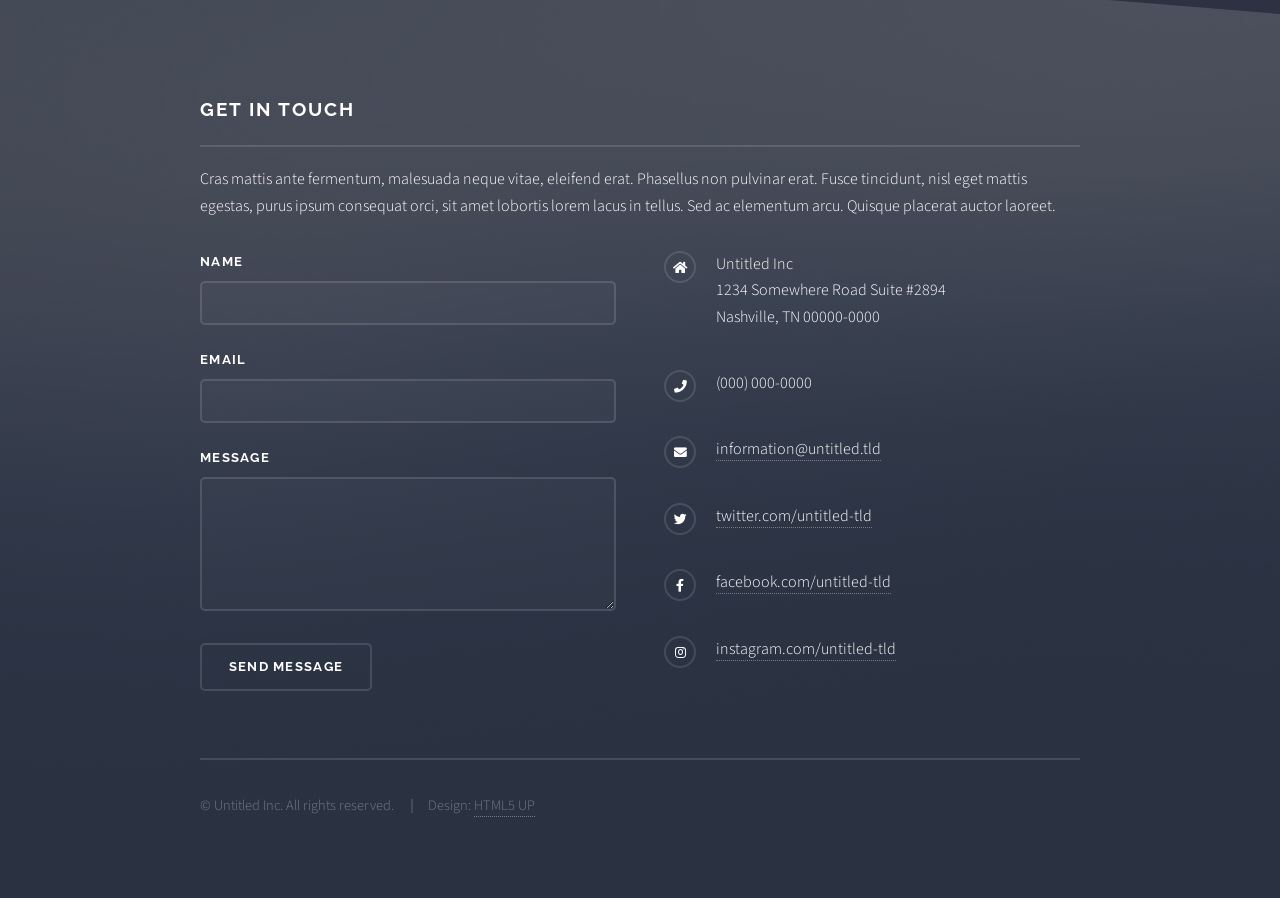
<file: generic.html>
<!DOCTYPE HTML>
<!--
	Solid State by HTML5 UP
	html5up.net | @ajlkn
	Free for personal and commercial use under the CCA 3.0 license (html5up.net/license)
-->
<html>
<head>
    <title>Generic - Solid State by HTML5 UP</title>
    <meta charset="utf-8"/>
    <meta content="width=device-width, initial-scale=1, user-scalable=no" name="viewport"/>
    <link href="assets/css/main.css" rel="stylesheet"/>
    <noscript>
        <link href="assets/css/noscript.css" rel="stylesheet"/>
    </noscript>
</head>
<body class="is-preload">

<!-- Page Wrapper -->
<div id="page-wrapper">

    <!-- Header -->
    <header id="header">
        <h1><a href="index.html">Solid State</a></h1>
        <nav>
            <a href="#menu">Menu</a>
        </nav>
    </header>

    <!-- Menu -->
    <nav id="menu">
        <div class="inner">
            <h2>Menu</h2>
            <ul class="links">
                <li><a href="index.html">Home</a></li>
                <li><a href="generic.html">Generic</a></li>
                <li><a href="elements.html">Elements</a></li>
                <li><a href="#">Log In</a></li>
                <li><a href="#">Sign Up</a></li>
            </ul>
            <a class="close" href="#">Close</a>
        </div>
    </nav>

    <!-- Wrapper -->
    <section id="wrapper">
        <header>
            <div class="inner">
                <h2>Generic</h2>
                <p>Phasellus non pulvinar erat. Fusce tincidunt nisl eget ipsum.</p>
            </div>
        </header>

        <!-- Content -->
        <div class="wrapper">
            <div class="inner">

                <h3 class="major">Lorem ipsum dolor</h3>
                <p>Morbi mattis mi consectetur tortor elementum, varius pellentesque velit convallis. Aenean tincidunt
                    lectus auctor mauris maximus, ac scelerisque ipsum tempor. Duis vulputate ex et ex tincidunt, quis
                    lacinia velit aliquet. Duis non efficitur nisi, id malesuada justo. Maecenas sagittis felis ac
                    sagittis semper. Curabitur purus leo donec vel dolor at arcu tincidunt bibendum. Interdum et
                    malesuada fames ac ante ipsum primis in faucibus. Fusce ut aliquet justo. Donec id neque ipsum.
                    Integer eget ultricies odio. Nam vel ex a orci fringilla tincidunt. Aliquam eleifend ligula non
                    velit accumsan cursus. Etiam ut gravida sapien.</p>

                <p>Vestibulum ultrices risus velit, sit amet blandit massa auctor sit amet. Sed eu lectus sem. Phasellus
                    in odio at ipsum porttitor mollis id vel diam. Praesent sit amet posuere risus, eu faucibus lectus.
                    Vivamus ex ligula, tempus pulvinar ipsum in, auctor porta quam. Proin nec commodo, vel scelerisque
                    nisi scelerisque. Suspendisse id quam vel tortor tincidunt suscipit. Nullam auctor orci eu dolor
                    consectetur, interdum ullamcorper ante tincidunt. Mauris felis nec felis elementum varius.</p>

                <h3 class="major">Vitae phasellus</h3>
                <p>Cras mattis ante fermentum, malesuada neque vitae, eleifend erat. Phasellus non pulvinar erat. Fusce
                    tincidunt, nisl eget mattis egestas, purus ipsum consequat orci, sit amet lobortis lorem lacus in
                    tellus. Sed ac elementum arcu. Quisque placerat auctor laoreet.</p>

                <section class="features">
                    <article>
                        <a class="image" href="#"><img alt="" src="images/pic04.jpg"/></a>
                        <h3 class="major">Sed feugiat lorem</h3>
                        <p>Lorem ipsum dolor sit amet, consectetur adipiscing vehicula id nulla dignissim dapibus
                            ultrices.</p>
                        <a class="special" href="#">Learn more</a>
                    </article>
                    <article>
                        <a class="image" href="#"><img alt="" src="images/pic05.jpg"/></a>
                        <h3 class="major">Nisl placerat</h3>
                        <p>Lorem ipsum dolor sit amet, consectetur adipiscing vehicula id nulla dignissim dapibus
                            ultrices.</p>
                        <a class="special" href="#">Learn more</a>
                    </article>
                </section>

            </div>
        </div>

    </section>

    <!-- Footer -->
    <section id="footer">
        <div class="inner">
            <h2 class="major">Get in touch</h2>
            <p>Cras mattis ante fermentum, malesuada neque vitae, eleifend erat. Phasellus non pulvinar erat. Fusce
                tincidunt, nisl eget mattis egestas, purus ipsum consequat orci, sit amet lobortis lorem lacus in
                tellus. Sed ac elementum arcu. Quisque placerat auctor laoreet.</p>
            <form action="#" method="post">
                <div class="fields">
                    <div class="field">
                        <label for="name">Name</label>
                        <input id="name" name="name" type="text"/>
                    </div>
                    <div class="field">
                        <label for="email">Email</label>
                        <input id="email" name="email" type="email"/>
                    </div>
                    <div class="field">
                        <label for="message">Message</label>
                        <textarea id="message" name="message" rows="4"></textarea>
                    </div>
                </div>
                <ul class="actions">
                    <li><input type="submit" value="Send Message"/></li>
                </ul>
            </form>
            <ul class="contact">
                <li class="icon solid fa-home">
                    Untitled Inc<br/>
                    1234 Somewhere Road Suite #2894<br/>
                    Nashville, TN 00000-0000
                </li>
                <li class="icon solid fa-phone">(000) 000-0000</li>
                <li class="icon solid fa-envelope"><a href="#">information@untitled.tld</a></li>
                <li class="icon brands fa-twitter"><a href="#">twitter.com/untitled-tld</a></li>
                <li class="icon brands fa-facebook-f"><a href="#">facebook.com/untitled-tld</a></li>
                <li class="icon brands fa-instagram"><a href="#">instagram.com/untitled-tld</a></li>
            </ul>
            <ul class="copyright">
                <li>&copy; Untitled Inc. All rights reserved.</li>
                <li>Design: <a href="http://html5up.net">HTML5 UP</a></li>
            </ul>
        </div>
    </section>

</div>

<!-- Scripts -->
<script src="assets/js/jquery.min.js"></script>
<script src="assets/js/jquery.scrollex.min.js"></script>
<script src="assets/js/browser.min.js"></script>
<script src="assets/js/breakpoints.min.js"></script>
<script src="assets/js/util.js"></script>
<script src="assets/js/main.js"></script>

</body>
</html>
</file>
<file: assets/css/noscript.css>
/*
	Solid State by HTML5 UP
	html5up.net | @ajlkn
	Free for personal and commercial use under the CCA 3.0 license (html5up.net/license)
*/

/* Banner */

body.is-preload #banner .logo {
    -moz-transform: none;
    -webkit-transform: none;
    -ms-transform: none;
    transform: none;
    opacity: 1;
}

body.is-preload #banner h2 {
    opacity: 1;
    -moz-transform: none;
    -webkit-transform: none;
    -ms-transform: none;
    transform: none;
    -moz-filter: none;
    -webkit-filter: none;
    -ms-filter: none;
    filter: none;
}

body.is-preload #banner p {
    opacity: 01;
    -moz-transform: none;
    -webkit-transform: none;
    -ms-transform: none;
    transform: none;
    -moz-filter: none;
    -webkit-filter: none;
    -ms-filter: none;
    filter: none;
}
</file>
<file: assets/css/main.css>
@import url(fontawesome-all.min.css);
@import url("https://fonts.googleapis.com/css?family=Raleway:200,700|Source+Sans+Pro:300,600,300italic,600italic");

/*
	Solid State by HTML5 UP
	html5up.net | @ajlkn
	Free for personal and commercial use under the CCA 3.0 license (html5up.net/license)
*/

html, body, div, span, applet, object,
iframe, h1, h2, h3, h4, h5, h6, p, blockquote,
pre, a, abbr, acronym, address, big, cite,
code, del, dfn, em, img, ins, kbd, q, s, samp,
small, strike, strong, sub, sup, tt, var, b,
u, i, center, dl, dt, dd, ol, ul, li, fieldset,
form, label, legend, table, caption, tbody,
tfoot, thead, tr, th, td, article, aside,
canvas, details, embed, figure, figcaption,
footer, header, hgroup, menu, nav, output, ruby,
section, summary, time, mark, audio, video {
    margin: 0;
    padding: 0;
    border: 0;
    font-size: 100%;
    font: inherit;
    vertical-align: baseline;
}

article, aside, details, figcaption, figure,
footer, header, hgroup, menu, nav, section {
    display: block;
}

body {
    line-height: 1;
}

ol, ul {
    list-style: none;
}

blockquote, q {
    quotes: none;
}

blockquote:before, blockquote:after, q:before, q:after {
    content: '';
    content: none;
}

table {
    border-collapse: collapse;
    border-spacing: 0;
}

body {
    -webkit-text-size-adjust: none;
}

mark {
    background-color: transparent;
    color: inherit;
}

input::-moz-focus-inner {
    border: 0;
    padding: 0;
}

input, select, textarea {
    -moz-appearance: none;
    -webkit-appearance: none;
    -ms-appearance: none;
    appearance: none;
}

/* Basic */

@-ms-viewport {
    width: device-width;
}

body {
    -ms-overflow-style: scrollbar;
}

@media screen and (max-width: 480px) {

    html, body {
        min-width: 320px;
    }

}

html {
    box-sizing: border-box;
}

*, *:before, *:after {
    box-sizing: inherit;
}

body {
    background-color: #2e3141;
    background-image: linear-gradient(to top, rgba(46, 49, 65, 0.8), rgba(46, 49, 65, 0.8)), url("../../images/bg.jpg");
    background-size: auto,
    cover;
    background-attachment: fixed,
    fixed;
    background-position: center,
    center;
}

body.is-preload *, body.is-preload *:before, body.is-preload *:after {
    -moz-animation: none !important;
    -webkit-animation: none !important;
    -ms-animation: none !important;
    animation: none !important;
    -moz-transition: none !important;
    -webkit-transition: none !important;
    -ms-transition: none !important;
    transition: none !important;
}

/* Type */

body, input, select, textarea {
    color: #ffffff;
    font-family: "Source Sans Pro", Helvetica, sans-serif;
    font-size: 16.5pt;
    font-weight: 300;
    line-height: 1.65;
}

@media screen and (max-width: 1680px) {

    body, input, select, textarea {
        font-size: 13pt;
    }

}

@media screen and (max-width: 1280px) {

    body, input, select, textarea {
        font-size: 12pt;
    }

}

@media screen and (max-width: 980px) {

    body, input, select, textarea {
        font-size: 12pt;
    }

}

@media screen and (max-width: 736px) {

    body, input, select, textarea {
        font-size: 12pt;
    }

}

@media screen and (max-width: 480px) {

    body, input, select, textarea {
        font-size: 12pt;
    }

}

a {
    -moz-transition: color 0.2s ease-in-out, border-bottom-color 0.2s ease-in-out;
    -webkit-transition: color 0.2s ease-in-out, border-bottom-color 0.2s ease-in-out;
    -ms-transition: color 0.2s ease-in-out, border-bottom-color 0.2s ease-in-out;
    transition: color 0.2s ease-in-out, border-bottom-color 0.2s ease-in-out;
    border-bottom: dotted 1px rgba(255, 255, 255, 0.35);
    color: #ffffff;
    text-decoration: none;
}

a:hover {
    border-bottom-color: transparent;
    color: #ffffff !important;
}

a.special:not(.button) {
    text-decoration: none;
    border-bottom: 0;
    display: block;
    font-family: Raleway, Helvetica, sans-serif;
    font-size: 0.8em;
    font-weight: 700;
    letter-spacing: 0.1em;
    margin: 0 0 2em 0;
    text-transform: uppercase;
}

a.special:not(.button):before {
    -moz-osx-font-smoothing: grayscale;
    -webkit-font-smoothing: antialiased;
    display: inline-block;
    font-style: normal;
    font-variant: normal;
    text-rendering: auto;
    line-height: 1;
    text-transform: none !important;
    font-family: 'Font Awesome 5 Free';
    font-weight: 900;
}

a.special:not(.button):before {
    -moz-transition: background-color 0.2s ease-in-out;
    -webkit-transition: background-color 0.2s ease-in-out;
    -ms-transition: background-color 0.2s ease-in-out;
    transition: background-color 0.2s ease-in-out;
    border-radius: 100%;
    border: solid 2px rgba(255, 255, 255, 0.125);
    content: '\f105';
    display: inline-block;
    font-size: 1.25em;
    height: 2em;
    line-height: 1.75em;
    margin-right: 0.85em;
    text-align: center;
    text-indent: 0.15em;
    vertical-align: middle;
    width: 2em;
}

a.special:not(.button):hover:before {
    background-color: rgba(255, 255, 255, 0.025);
}

a.special:not(.button):active:before {
    background-color: rgba(255, 255, 255, 0.075);
}

strong, b {
    color: #ffffff;
    font-weight: 600;
}

em, i {
    font-style: italic;
}

p {
    margin: 0 0 2em 0;
}

h1, h2, h3, h4, h5, h6 {
    color: #ffffff;
    font-family: Raleway, Helvetica, sans-serif;
    font-weight: 700;
    letter-spacing: 0.1em;
    margin: 0 0 1em 0;
    text-transform: uppercase;
}

h1 a, h2 a, h3 a, h4 a, h5 a, h6 a {
    color: inherit;
    text-decoration: none;
    border-bottom: 0;
}

h1 span, h2 span, h3 span, h4 span, h5 span, h6 span {
    font-weight: 200;
}

h1.major, h2.major, h3.major, h4.major, h5.major, h6.major {
    padding-bottom: 1em;
    border-bottom: solid 2px rgba(255, 255, 255, 0.125);
}

h2 {
    font-size: 1.2em;
}

h3 {
    font-size: 0.9em;
}

h4 {
    font-size: 0.7em;
}

h5 {
    font-size: 0.7em;
}

h6 {
    font-size: 0.7em;
}

@media screen and (max-width: 736px) {

    h2 {
        font-size: 1em;
    }

    h3 {
        font-size: 0.8em;
    }

}

sub {
    font-size: 0.8em;
    position: relative;
    top: 0.5em;
}

sup {
    font-size: 0.8em;
    position: relative;
    top: -0.5em;
}

blockquote {
    border-left: solid 4px rgba(255, 255, 255, 0.125);
    font-style: italic;
    margin: 0 0 2em 0;
    padding: 0.5em 0 0.5em 2em;
}

code {
    background: rgba(255, 255, 255, 0.025);
    border-radius: 5px;
    border: solid 2px rgba(255, 255, 255, 0.125);
    font-family: "Courier New", monospace;
    font-size: 0.9em;
    margin: 0 0.25em;
    padding: 0.25em 0.65em;
}

pre {
    -webkit-overflow-scrolling: touch;
    font-family: "Courier New", monospace;
    font-size: 0.9em;
    margin: 0 0 2em 0;
}

pre code {
    display: block;
    line-height: 1.75em;
    padding: 1em 1.5em;
    overflow-x: auto;
}

hr {
    border: 0;
    border-bottom: solid 2px rgba(255, 255, 255, 0.125);
    margin: 2.5em 0;
}

hr.major {
    margin: 4em 0;
}

.align-left {
    text-align: left;
}

.align-center {
    text-align: center;
}

.align-right {
    text-align: right;
}

/* Row */

.row {
    display: flex;
    flex-wrap: wrap;
    box-sizing: border-box;
    align-items: stretch;
}

.row > * {
    box-sizing: border-box;
}

.row.gtr-uniform > * > :last-child {
    margin-bottom: 0;
}

.row.aln-left {
    justify-content: flex-start;
}

.row.aln-center {
    justify-content: center;
}

.row.aln-right {
    justify-content: flex-end;
}

.row.aln-top {
    align-items: flex-start;
}

.row.aln-middle {
    align-items: center;
}

.row.aln-bottom {
    align-items: flex-end;
}

.row > .imp {
    order: -1;
}

.row > .col-1 {
    width: 8.33333%;
}

.row > .off-1 {
    margin-left: 8.33333%;
}

.row > .col-2 {
    width: 16.66667%;
}

.row > .off-2 {
    margin-left: 16.66667%;
}

.row > .col-3 {
    width: 25%;
}

.row > .off-3 {
    margin-left: 25%;
}

.row > .col-4 {
    width: 33.33333%;
}

.row > .off-4 {
    margin-left: 33.33333%;
}

.row > .col-5 {
    width: 41.66667%;
}

.row > .off-5 {
    margin-left: 41.66667%;
}

.row > .col-6 {
    width: 50%;
}

.row > .off-6 {
    margin-left: 50%;
}

.row > .col-7 {
    width: 58.33333%;
}

.row > .off-7 {
    margin-left: 58.33333%;
}

.row > .col-8 {
    width: 66.66667%;
}

.row > .off-8 {
    margin-left: 66.66667%;
}

.row > .col-9 {
    width: 75%;
}

.row > .off-9 {
    margin-left: 75%;
}

.row > .col-10 {
    width: 83.33333%;
}

.row > .off-10 {
    margin-left: 83.33333%;
}

.row > .col-11 {
    width: 91.66667%;
}

.row > .off-11 {
    margin-left: 91.66667%;
}

.row > .col-12 {
    width: 100%;
}

.row > .off-12 {
    margin-left: 100%;
}

.row.gtr-0 {
    margin-top: 0;
    margin-left: 0em;
}

.row.gtr-0 > * {
    padding: 0 0 0 0em;
}

.row.gtr-0.gtr-uniform {
    margin-top: 0em;
}

.row.gtr-0.gtr-uniform > * {
    padding-top: 0em;
}

.row.gtr-25 {
    margin-top: 0;
    margin-left: -0.4375em;
}

.row.gtr-25 > * {
    padding: 0 0 0 0.4375em;
}

.row.gtr-25.gtr-uniform {
    margin-top: -0.4375em;
}

.row.gtr-25.gtr-uniform > * {
    padding-top: 0.4375em;
}

.row.gtr-50 {
    margin-top: 0;
    margin-left: -0.875em;
}

.row.gtr-50 > * {
    padding: 0 0 0 0.875em;
}

.row.gtr-50.gtr-uniform {
    margin-top: -0.875em;
}

.row.gtr-50.gtr-uniform > * {
    padding-top: 0.875em;
}

.row {
    margin-top: 0;
    margin-left: -1.75em;
}

.row > * {
    padding: 0 0 0 1.75em;
}

.row.gtr-uniform {
    margin-top: -1.75em;
}

.row.gtr-uniform > * {
    padding-top: 1.75em;
}

.row.gtr-150 {
    margin-top: 0;
    margin-left: -2.625em;
}

.row.gtr-150 > * {
    padding: 0 0 0 2.625em;
}

.row.gtr-150.gtr-uniform {
    margin-top: -2.625em;
}

.row.gtr-150.gtr-uniform > * {
    padding-top: 2.625em;
}

.row.gtr-200 {
    margin-top: 0;
    margin-left: -3.5em;
}

.row.gtr-200 > * {
    padding: 0 0 0 3.5em;
}

.row.gtr-200.gtr-uniform {
    margin-top: -3.5em;
}

.row.gtr-200.gtr-uniform > * {
    padding-top: 3.5em;
}

@media screen and (max-width: 1680px) {

    .row {
        display: flex;
        flex-wrap: wrap;
        box-sizing: border-box;
        align-items: stretch;
    }

    .row > * {
        box-sizing: border-box;
    }

    .row.gtr-uniform > * > :last-child {
        margin-bottom: 0;
    }

    .row.aln-left {
        justify-content: flex-start;
    }

    .row.aln-center {
        justify-content: center;
    }

    .row.aln-right {
        justify-content: flex-end;
    }

    .row.aln-top {
        align-items: flex-start;
    }

    .row.aln-middle {
        align-items: center;
    }

    .row.aln-bottom {
        align-items: flex-end;
    }

    .row > .imp-xlarge {
        order: -1;
    }

    .row > .col-1-xlarge {
        width: 8.33333%;
    }

    .row > .off-1-xlarge {
        margin-left: 8.33333%;
    }

    .row > .col-2-xlarge {
        width: 16.66667%;
    }

    .row > .off-2-xlarge {
        margin-left: 16.66667%;
    }

    .row > .col-3-xlarge {
        width: 25%;
    }

    .row > .off-3-xlarge {
        margin-left: 25%;
    }

    .row > .col-4-xlarge {
        width: 33.33333%;
    }

    .row > .off-4-xlarge {
        margin-left: 33.33333%;
    }

    .row > .col-5-xlarge {
        width: 41.66667%;
    }

    .row > .off-5-xlarge {
        margin-left: 41.66667%;
    }

    .row > .col-6-xlarge {
        width: 50%;
    }

    .row > .off-6-xlarge {
        margin-left: 50%;
    }

    .row > .col-7-xlarge {
        width: 58.33333%;
    }

    .row > .off-7-xlarge {
        margin-left: 58.33333%;
    }

    .row > .col-8-xlarge {
        width: 66.66667%;
    }

    .row > .off-8-xlarge {
        margin-left: 66.66667%;
    }

    .row > .col-9-xlarge {
        width: 75%;
    }

    .row > .off-9-xlarge {
        margin-left: 75%;
    }

    .row > .col-10-xlarge {
        width: 83.33333%;
    }

    .row > .off-10-xlarge {
        margin-left: 83.33333%;
    }

    .row > .col-11-xlarge {
        width: 91.66667%;
    }

    .row > .off-11-xlarge {
        margin-left: 91.66667%;
    }

    .row > .col-12-xlarge {
        width: 100%;
    }

    .row > .off-12-xlarge {
        margin-left: 100%;
    }

    .row.gtr-0 {
        margin-top: 0;
        margin-left: 0em;
    }

    .row.gtr-0 > * {
        padding: 0 0 0 0em;
    }

    .row.gtr-0.gtr-uniform {
        margin-top: 0em;
    }

    .row.gtr-0.gtr-uniform > * {
        padding-top: 0em;
    }

    .row.gtr-25 {
        margin-top: 0;
        margin-left: -0.4375em;
    }

    .row.gtr-25 > * {
        padding: 0 0 0 0.4375em;
    }

    .row.gtr-25.gtr-uniform {
        margin-top: -0.4375em;
    }

    .row.gtr-25.gtr-uniform > * {
        padding-top: 0.4375em;
    }

    .row.gtr-50 {
        margin-top: 0;
        margin-left: -0.875em;
    }

    .row.gtr-50 > * {
        padding: 0 0 0 0.875em;
    }

    .row.gtr-50.gtr-uniform {
        margin-top: -0.875em;
    }

    .row.gtr-50.gtr-uniform > * {
        padding-top: 0.875em;
    }

    .row {
        margin-top: 0;
        margin-left: -1.75em;
    }

    .row > * {
        padding: 0 0 0 1.75em;
    }

    .row.gtr-uniform {
        margin-top: -1.75em;
    }

    .row.gtr-uniform > * {
        padding-top: 1.75em;
    }

    .row.gtr-150 {
        margin-top: 0;
        margin-left: -2.625em;
    }

    .row.gtr-150 > * {
        padding: 0 0 0 2.625em;
    }

    .row.gtr-150.gtr-uniform {
        margin-top: -2.625em;
    }

    .row.gtr-150.gtr-uniform > * {
        padding-top: 2.625em;
    }

    .row.gtr-200 {
        margin-top: 0;
        margin-left: -3.5em;
    }

    .row.gtr-200 > * {
        padding: 0 0 0 3.5em;
    }

    .row.gtr-200.gtr-uniform {
        margin-top: -3.5em;
    }

    .row.gtr-200.gtr-uniform > * {
        padding-top: 3.5em;
    }

}

@media screen and (max-width: 1280px) {

    .row {
        display: flex;
        flex-wrap: wrap;
        box-sizing: border-box;
        align-items: stretch;
    }

    .row > * {
        box-sizing: border-box;
    }

    .row.gtr-uniform > * > :last-child {
        margin-bottom: 0;
    }

    .row.aln-left {
        justify-content: flex-start;
    }

    .row.aln-center {
        justify-content: center;
    }

    .row.aln-right {
        justify-content: flex-end;
    }

    .row.aln-top {
        align-items: flex-start;
    }

    .row.aln-middle {
        align-items: center;
    }

    .row.aln-bottom {
        align-items: flex-end;
    }

    .row > .imp-large {
        order: -1;
    }

    .row > .col-1-large {
        width: 8.33333%;
    }

    .row > .off-1-large {
        margin-left: 8.33333%;
    }

    .row > .col-2-large {
        width: 16.66667%;
    }

    .row > .off-2-large {
        margin-left: 16.66667%;
    }

    .row > .col-3-large {
        width: 25%;
    }

    .row > .off-3-large {
        margin-left: 25%;
    }

    .row > .col-4-large {
        width: 33.33333%;
    }

    .row > .off-4-large {
        margin-left: 33.33333%;
    }

    .row > .col-5-large {
        width: 41.66667%;
    }

    .row > .off-5-large {
        margin-left: 41.66667%;
    }

    .row > .col-6-large {
        width: 50%;
    }

    .row > .off-6-large {
        margin-left: 50%;
    }

    .row > .col-7-large {
        width: 58.33333%;
    }

    .row > .off-7-large {
        margin-left: 58.33333%;
    }

    .row > .col-8-large {
        width: 66.66667%;
    }

    .row > .off-8-large {
        margin-left: 66.66667%;
    }

    .row > .col-9-large {
        width: 75%;
    }

    .row > .off-9-large {
        margin-left: 75%;
    }

    .row > .col-10-large {
        width: 83.33333%;
    }

    .row > .off-10-large {
        margin-left: 83.33333%;
    }

    .row > .col-11-large {
        width: 91.66667%;
    }

    .row > .off-11-large {
        margin-left: 91.66667%;
    }

    .row > .col-12-large {
        width: 100%;
    }

    .row > .off-12-large {
        margin-left: 100%;
    }

    .row.gtr-0 {
        margin-top: 0;
        margin-left: 0em;
    }

    .row.gtr-0 > * {
        padding: 0 0 0 0em;
    }

    .row.gtr-0.gtr-uniform {
        margin-top: 0em;
    }

    .row.gtr-0.gtr-uniform > * {
        padding-top: 0em;
    }

    .row.gtr-25 {
        margin-top: 0;
        margin-left: -0.4375em;
    }

    .row.gtr-25 > * {
        padding: 0 0 0 0.4375em;
    }

    .row.gtr-25.gtr-uniform {
        margin-top: -0.4375em;
    }

    .row.gtr-25.gtr-uniform > * {
        padding-top: 0.4375em;
    }

    .row.gtr-50 {
        margin-top: 0;
        margin-left: -0.875em;
    }

    .row.gtr-50 > * {
        padding: 0 0 0 0.875em;
    }

    .row.gtr-50.gtr-uniform {
        margin-top: -0.875em;
    }

    .row.gtr-50.gtr-uniform > * {
        padding-top: 0.875em;
    }

    .row {
        margin-top: 0;
        margin-left: -1.75em;
    }

    .row > * {
        padding: 0 0 0 1.75em;
    }

    .row.gtr-uniform {
        margin-top: -1.75em;
    }

    .row.gtr-uniform > * {
        padding-top: 1.75em;
    }

    .row.gtr-150 {
        margin-top: 0;
        margin-left: -2.625em;
    }

    .row.gtr-150 > * {
        padding: 0 0 0 2.625em;
    }

    .row.gtr-150.gtr-uniform {
        margin-top: -2.625em;
    }

    .row.gtr-150.gtr-uniform > * {
        padding-top: 2.625em;
    }

    .row.gtr-200 {
        margin-top: 0;
        margin-left: -3.5em;
    }

    .row.gtr-200 > * {
        padding: 0 0 0 3.5em;
    }

    .row.gtr-200.gtr-uniform {
        margin-top: -3.5em;
    }

    .row.gtr-200.gtr-uniform > * {
        padding-top: 3.5em;
    }

}

@media screen and (max-width: 980px) {

    .row {
        display: flex;
        flex-wrap: wrap;
        box-sizing: border-box;
        align-items: stretch;
    }

    .row > * {
        box-sizing: border-box;
    }

    .row.gtr-uniform > * > :last-child {
        margin-bottom: 0;
    }

    .row.aln-left {
        justify-content: flex-start;
    }

    .row.aln-center {
        justify-content: center;
    }

    .row.aln-right {
        justify-content: flex-end;
    }

    .row.aln-top {
        align-items: flex-start;
    }

    .row.aln-middle {
        align-items: center;
    }

    .row.aln-bottom {
        align-items: flex-end;
    }

    .row > .imp-medium {
        order: -1;
    }

    .row > .col-1-medium {
        width: 8.33333%;
    }

    .row > .off-1-medium {
        margin-left: 8.33333%;
    }

    .row > .col-2-medium {
        width: 16.66667%;
    }

    .row > .off-2-medium {
        margin-left: 16.66667%;
    }

    .row > .col-3-medium {
        width: 25%;
    }

    .row > .off-3-medium {
        margin-left: 25%;
    }

    .row > .col-4-medium {
        width: 33.33333%;
    }

    .row > .off-4-medium {
        margin-left: 33.33333%;
    }

    .row > .col-5-medium {
        width: 41.66667%;
    }

    .row > .off-5-medium {
        margin-left: 41.66667%;
    }

    .row > .col-6-medium {
        width: 50%;
    }

    .row > .off-6-medium {
        margin-left: 50%;
    }

    .row > .col-7-medium {
        width: 58.33333%;
    }

    .row > .off-7-medium {
        margin-left: 58.33333%;
    }

    .row > .col-8-medium {
        width: 66.66667%;
    }

    .row > .off-8-medium {
        margin-left: 66.66667%;
    }

    .row > .col-9-medium {
        width: 75%;
    }

    .row > .off-9-medium {
        margin-left: 75%;
    }

    .row > .col-10-medium {
        width: 83.33333%;
    }

    .row > .off-10-medium {
        margin-left: 83.33333%;
    }

    .row > .col-11-medium {
        width: 91.66667%;
    }

    .row > .off-11-medium {
        margin-left: 91.66667%;
    }

    .row > .col-12-medium {
        width: 100%;
    }

    .row > .off-12-medium {
        margin-left: 100%;
    }

    .row.gtr-0 {
        margin-top: 0;
        margin-left: 0em;
    }

    .row.gtr-0 > * {
        padding: 0 0 0 0em;
    }

    .row.gtr-0.gtr-uniform {
        margin-top: 0em;
    }

    .row.gtr-0.gtr-uniform > * {
        padding-top: 0em;
    }

    .row.gtr-25 {
        margin-top: 0;
        margin-left: -0.4375em;
    }

    .row.gtr-25 > * {
        padding: 0 0 0 0.4375em;
    }

    .row.gtr-25.gtr-uniform {
        margin-top: -0.4375em;
    }

    .row.gtr-25.gtr-uniform > * {
        padding-top: 0.4375em;
    }

    .row.gtr-50 {
        margin-top: 0;
        margin-left: -0.875em;
    }

    .row.gtr-50 > * {
        padding: 0 0 0 0.875em;
    }

    .row.gtr-50.gtr-uniform {
        margin-top: -0.875em;
    }

    .row.gtr-50.gtr-uniform > * {
        padding-top: 0.875em;
    }

    .row {
        margin-top: 0;
        margin-left: -1.75em;
    }

    .row > * {
        padding: 0 0 0 1.75em;
    }

    .row.gtr-uniform {
        margin-top: -1.75em;
    }

    .row.gtr-uniform > * {
        padding-top: 1.75em;
    }

    .row.gtr-150 {
        margin-top: 0;
        margin-left: -2.625em;
    }

    .row.gtr-150 > * {
        padding: 0 0 0 2.625em;
    }

    .row.gtr-150.gtr-uniform {
        margin-top: -2.625em;
    }

    .row.gtr-150.gtr-uniform > * {
        padding-top: 2.625em;
    }

    .row.gtr-200 {
        margin-top: 0;
        margin-left: -3.5em;
    }

    .row.gtr-200 > * {
        padding: 0 0 0 3.5em;
    }

    .row.gtr-200.gtr-uniform {
        margin-top: -3.5em;
    }

    .row.gtr-200.gtr-uniform > * {
        padding-top: 3.5em;
    }

}

@media screen and (max-width: 736px) {

    .row {
        display: flex;
        flex-wrap: wrap;
        box-sizing: border-box;
        align-items: stretch;
    }

    .row > * {
        box-sizing: border-box;
    }

    .row.gtr-uniform > * > :last-child {
        margin-bottom: 0;
    }

    .row.aln-left {
        justify-content: flex-start;
    }

    .row.aln-center {
        justify-content: center;
    }

    .row.aln-right {
        justify-content: flex-end;
    }

    .row.aln-top {
        align-items: flex-start;
    }

    .row.aln-middle {
        align-items: center;
    }

    .row.aln-bottom {
        align-items: flex-end;
    }

    .row > .imp-small {
        order: -1;
    }

    .row > .col-1-small {
        width: 8.33333%;
    }

    .row > .off-1-small {
        margin-left: 8.33333%;
    }

    .row > .col-2-small {
        width: 16.66667%;
    }

    .row > .off-2-small {
        margin-left: 16.66667%;
    }

    .row > .col-3-small {
        width: 25%;
    }

    .row > .off-3-small {
        margin-left: 25%;
    }

    .row > .col-4-small {
        width: 33.33333%;
    }

    .row > .off-4-small {
        margin-left: 33.33333%;
    }

    .row > .col-5-small {
        width: 41.66667%;
    }

    .row > .off-5-small {
        margin-left: 41.66667%;
    }

    .row > .col-6-small {
        width: 50%;
    }

    .row > .off-6-small {
        margin-left: 50%;
    }

    .row > .col-7-small {
        width: 58.33333%;
    }

    .row > .off-7-small {
        margin-left: 58.33333%;
    }

    .row > .col-8-small {
        width: 66.66667%;
    }

    .row > .off-8-small {
        margin-left: 66.66667%;
    }

    .row > .col-9-small {
        width: 75%;
    }

    .row > .off-9-small {
        margin-left: 75%;
    }

    .row > .col-10-small {
        width: 83.33333%;
    }

    .row > .off-10-small {
        margin-left: 83.33333%;
    }

    .row > .col-11-small {
        width: 91.66667%;
    }

    .row > .off-11-small {
        margin-left: 91.66667%;
    }

    .row > .col-12-small {
        width: 100%;
    }

    .row > .off-12-small {
        margin-left: 100%;
    }

    .row.gtr-0 {
        margin-top: 0;
        margin-left: 0em;
    }

    .row.gtr-0 > * {
        padding: 0 0 0 0em;
    }

    .row.gtr-0.gtr-uniform {
        margin-top: 0em;
    }

    .row.gtr-0.gtr-uniform > * {
        padding-top: 0em;
    }

    .row.gtr-25 {
        margin-top: 0;
        margin-left: -0.3125em;
    }

    .row.gtr-25 > * {
        padding: 0 0 0 0.3125em;
    }

    .row.gtr-25.gtr-uniform {
        margin-top: -0.3125em;
    }

    .row.gtr-25.gtr-uniform > * {
        padding-top: 0.3125em;
    }

    .row.gtr-50 {
        margin-top: 0;
        margin-left: -0.625em;
    }

    .row.gtr-50 > * {
        padding: 0 0 0 0.625em;
    }

    .row.gtr-50.gtr-uniform {
        margin-top: -0.625em;
    }

    .row.gtr-50.gtr-uniform > * {
        padding-top: 0.625em;
    }

    .row {
        margin-top: 0;
        margin-left: -1.25em;
    }

    .row > * {
        padding: 0 0 0 1.25em;
    }

    .row.gtr-uniform {
        margin-top: -1.25em;
    }

    .row.gtr-uniform > * {
        padding-top: 1.25em;
    }

    .row.gtr-150 {
        margin-top: 0;
        margin-left: -1.875em;
    }

    .row.gtr-150 > * {
        padding: 0 0 0 1.875em;
    }

    .row.gtr-150.gtr-uniform {
        margin-top: -1.875em;
    }

    .row.gtr-150.gtr-uniform > * {
        padding-top: 1.875em;
    }

    .row.gtr-200 {
        margin-top: 0;
        margin-left: -2.5em;
    }

    .row.gtr-200 > * {
        padding: 0 0 0 2.5em;
    }

    .row.gtr-200.gtr-uniform {
        margin-top: -2.5em;
    }

    .row.gtr-200.gtr-uniform > * {
        padding-top: 2.5em;
    }

}

@media screen and (max-width: 480px) {

    .row {
        display: flex;
        flex-wrap: wrap;
        box-sizing: border-box;
        align-items: stretch;
    }

    .row > * {
        box-sizing: border-box;
    }

    .row.gtr-uniform > * > :last-child {
        margin-bottom: 0;
    }

    .row.aln-left {
        justify-content: flex-start;
    }

    .row.aln-center {
        justify-content: center;
    }

    .row.aln-right {
        justify-content: flex-end;
    }

    .row.aln-top {
        align-items: flex-start;
    }

    .row.aln-middle {
        align-items: center;
    }

    .row.aln-bottom {
        align-items: flex-end;
    }

    .row > .imp-xsmall {
        order: -1;
    }

    .row > .col-1-xsmall {
        width: 8.33333%;
    }

    .row > .off-1-xsmall {
        margin-left: 8.33333%;
    }

    .row > .col-2-xsmall {
        width: 16.66667%;
    }

    .row > .off-2-xsmall {
        margin-left: 16.66667%;
    }

    .row > .col-3-xsmall {
        width: 25%;
    }

    .row > .off-3-xsmall {
        margin-left: 25%;
    }

    .row > .col-4-xsmall {
        width: 33.33333%;
    }

    .row > .off-4-xsmall {
        margin-left: 33.33333%;
    }

    .row > .col-5-xsmall {
        width: 41.66667%;
    }

    .row > .off-5-xsmall {
        margin-left: 41.66667%;
    }

    .row > .col-6-xsmall {
        width: 50%;
    }

    .row > .off-6-xsmall {
        margin-left: 50%;
    }

    .row > .col-7-xsmall {
        width: 58.33333%;
    }

    .row > .off-7-xsmall {
        margin-left: 58.33333%;
    }

    .row > .col-8-xsmall {
        width: 66.66667%;
    }

    .row > .off-8-xsmall {
        margin-left: 66.66667%;
    }

    .row > .col-9-xsmall {
        width: 75%;
    }

    .row > .off-9-xsmall {
        margin-left: 75%;
    }

    .row > .col-10-xsmall {
        width: 83.33333%;
    }

    .row > .off-10-xsmall {
        margin-left: 83.33333%;
    }

    .row > .col-11-xsmall {
        width: 91.66667%;
    }

    .row > .off-11-xsmall {
        margin-left: 91.66667%;
    }

    .row > .col-12-xsmall {
        width: 100%;
    }

    .row > .off-12-xsmall {
        margin-left: 100%;
    }

    .row.gtr-0 {
        margin-top: 0;
        margin-left: 0em;
    }

    .row.gtr-0 > * {
        padding: 0 0 0 0em;
    }

    .row.gtr-0.gtr-uniform {
        margin-top: 0em;
    }

    .row.gtr-0.gtr-uniform > * {
        padding-top: 0em;
    }

    .row.gtr-25 {
        margin-top: 0;
        margin-left: -0.3125em;
    }

    .row.gtr-25 > * {
        padding: 0 0 0 0.3125em;
    }

    .row.gtr-25.gtr-uniform {
        margin-top: -0.3125em;
    }

    .row.gtr-25.gtr-uniform > * {
        padding-top: 0.3125em;
    }

    .row.gtr-50 {
        margin-top: 0;
        margin-left: -0.625em;
    }

    .row.gtr-50 > * {
        padding: 0 0 0 0.625em;
    }

    .row.gtr-50.gtr-uniform {
        margin-top: -0.625em;
    }

    .row.gtr-50.gtr-uniform > * {
        padding-top: 0.625em;
    }

    .row {
        margin-top: 0;
        margin-left: -1.25em;
    }

    .row > * {
        padding: 0 0 0 1.25em;
    }

    .row.gtr-uniform {
        margin-top: -1.25em;
    }

    .row.gtr-uniform > * {
        padding-top: 1.25em;
    }

    .row.gtr-150 {
        margin-top: 0;
        margin-left: -1.875em;
    }

    .row.gtr-150 > * {
        padding: 0 0 0 1.875em;
    }

    .row.gtr-150.gtr-uniform {
        margin-top: -1.875em;
    }

    .row.gtr-150.gtr-uniform > * {
        padding-top: 1.875em;
    }

    .row.gtr-200 {
        margin-top: 0;
        margin-left: -2.5em;
    }

    .row.gtr-200 > * {
        padding: 0 0 0 2.5em;
    }

    .row.gtr-200.gtr-uniform {
        margin-top: -2.5em;
    }

    .row.gtr-200.gtr-uniform > * {
        padding-top: 2.5em;
    }

}

@media screen and (max-width: 360px) {

    .row {
        display: flex;
        flex-wrap: wrap;
        box-sizing: border-box;
        align-items: stretch;
    }

    .row > * {
        box-sizing: border-box;
    }

    .row.gtr-uniform > * > :last-child {
        margin-bottom: 0;
    }

    .row.aln-left {
        justify-content: flex-start;
    }

    .row.aln-center {
        justify-content: center;
    }

    .row.aln-right {
        justify-content: flex-end;
    }

    .row.aln-top {
        align-items: flex-start;
    }

    .row.aln-middle {
        align-items: center;
    }

    .row.aln-bottom {
        align-items: flex-end;
    }

    .row > .imp-xxsmall {
        order: -1;
    }

    .row > .col-1-xxsmall {
        width: 8.33333%;
    }

    .row > .off-1-xxsmall {
        margin-left: 8.33333%;
    }

    .row > .col-2-xxsmall {
        width: 16.66667%;
    }

    .row > .off-2-xxsmall {
        margin-left: 16.66667%;
    }

    .row > .col-3-xxsmall {
        width: 25%;
    }

    .row > .off-3-xxsmall {
        margin-left: 25%;
    }

    .row > .col-4-xxsmall {
        width: 33.33333%;
    }

    .row > .off-4-xxsmall {
        margin-left: 33.33333%;
    }

    .row > .col-5-xxsmall {
        width: 41.66667%;
    }

    .row > .off-5-xxsmall {
        margin-left: 41.66667%;
    }

    .row > .col-6-xxsmall {
        width: 50%;
    }

    .row > .off-6-xxsmall {
        margin-left: 50%;
    }

    .row > .col-7-xxsmall {
        width: 58.33333%;
    }

    .row > .off-7-xxsmall {
        margin-left: 58.33333%;
    }

    .row > .col-8-xxsmall {
        width: 66.66667%;
    }

    .row > .off-8-xxsmall {
        margin-left: 66.66667%;
    }

    .row > .col-9-xxsmall {
        width: 75%;
    }

    .row > .off-9-xxsmall {
        margin-left: 75%;
    }

    .row > .col-10-xxsmall {
        width: 83.33333%;
    }

    .row > .off-10-xxsmall {
        margin-left: 83.33333%;
    }

    .row > .col-11-xxsmall {
        width: 91.66667%;
    }

    .row > .off-11-xxsmall {
        margin-left: 91.66667%;
    }

    .row > .col-12-xxsmall {
        width: 100%;
    }

    .row > .off-12-xxsmall {
        margin-left: 100%;
    }

    .row.gtr-0 {
        margin-top: 0;
        margin-left: 0em;
    }

    .row.gtr-0 > * {
        padding: 0 0 0 0em;
    }

    .row.gtr-0.gtr-uniform {
        margin-top: 0em;
    }

    .row.gtr-0.gtr-uniform > * {
        padding-top: 0em;
    }

    .row.gtr-25 {
        margin-top: 0;
        margin-left: -0.3125em;
    }

    .row.gtr-25 > * {
        padding: 0 0 0 0.3125em;
    }

    .row.gtr-25.gtr-uniform {
        margin-top: -0.3125em;
    }

    .row.gtr-25.gtr-uniform > * {
        padding-top: 0.3125em;
    }

    .row.gtr-50 {
        margin-top: 0;
        margin-left: -0.625em;
    }

    .row.gtr-50 > * {
        padding: 0 0 0 0.625em;
    }

    .row.gtr-50.gtr-uniform {
        margin-top: -0.625em;
    }

    .row.gtr-50.gtr-uniform > * {
        padding-top: 0.625em;
    }

    .row {
        margin-top: 0;
        margin-left: -1.25em;
    }

    .row > * {
        padding: 0 0 0 1.25em;
    }

    .row.gtr-uniform {
        margin-top: -1.25em;
    }

    .row.gtr-uniform > * {
        padding-top: 1.25em;
    }

    .row.gtr-150 {
        margin-top: 0;
        margin-left: -1.875em;
    }

    .row.gtr-150 > * {
        padding: 0 0 0 1.875em;
    }

    .row.gtr-150.gtr-uniform {
        margin-top: -1.875em;
    }

    .row.gtr-150.gtr-uniform > * {
        padding-top: 1.875em;
    }

    .row.gtr-200 {
        margin-top: 0;
        margin-left: -2.5em;
    }

    .row.gtr-200 > * {
        padding: 0 0 0 2.5em;
    }

    .row.gtr-200.gtr-uniform {
        margin-top: -2.5em;
    }

    .row.gtr-200.gtr-uniform > * {
        padding-top: 2.5em;
    }

}

/* Section/Article */

section.special, article.special {
    text-align: center;
}

/* Form */

form {
    margin: 0 0 2em 0;
}

form > :last-child {
    margin-bottom: 0;
}

form > .fields {
    display: -moz-flex;
    display: -webkit-flex;
    display: -ms-flex;
    display: flex;
    -moz-flex-wrap: wrap;
    -webkit-flex-wrap: wrap;
    -ms-flex-wrap: wrap;
    flex-wrap: wrap;
    width: calc(100% + 3em);
    margin: -1.5em 0 2em -1.5em;
}

form > .fields > .field {
    -moz-flex-grow: 0;
    -webkit-flex-grow: 0;
    -ms-flex-grow: 0;
    flex-grow: 0;
    -moz-flex-shrink: 0;
    -webkit-flex-shrink: 0;
    -ms-flex-shrink: 0;
    flex-shrink: 0;
    padding: 1.5em 0 0 1.5em;
    width: calc(100% - 1.5em);
}

form > .fields > .field.half {
    width: calc(50% - 0.75em);
}

form > .fields > .field.third {
    width: calc(100% / 3 - 0.5em);
}

form > .fields > .field.quarter {
    width: calc(25% - 0.375em);
}

@media screen and (max-width: 480px) {

    form > .fields {
        width: calc(100% + 3em);
        margin: -1.5em 0 2em -1.5em;
    }

    form > .fields > .field {
        padding: 1.5em 0 0 1.5em;
        width: calc(100% - 1.5em);
    }

    form > .fields > .field.half {
        width: calc(100% - 1.5em);
    }

    form > .fields > .field.third {
        width: calc(100% - 1.5em);
    }

    form > .fields > .field.quarter {
        width: calc(100% - 1.5em);
    }

}

label {
    color: #ffffff;
    display: block;
    font-family: Raleway, Helvetica, sans-serif;
    font-size: 0.8em;
    font-weight: 700;
    letter-spacing: 0.1em;
    margin: 0 0 0.7em 0;
    text-transform: uppercase;
}

input[type="text"],
input[type="password"],
input[type="email"],
input[type="tel"],
select,
textarea {
    -moz-appearance: none;
    -webkit-appearance: none;
    -ms-appearance: none;
    appearance: none;
    background: rgba(255, 255, 255, 0.025);
    border-radius: 5px;
    border: none;
    border: solid 2px rgba(255, 255, 255, 0.125);
    color: inherit;
    display: block;
    outline: 0;
    padding: 0 1em;
    text-decoration: none;
    width: 100%;
}

input[type="text"]:invalid,
input[type="password"]:invalid,
input[type="email"]:invalid,
input[type="tel"]:invalid,
select:invalid,
textarea:invalid {
    box-shadow: none;
}

input[type="text"]:focus,
input[type="password"]:focus,
input[type="email"]:focus,
input[type="tel"]:focus,
select:focus,
textarea:focus {
    border-color: #5b6ba6;
}

select {
    background-image: url("data:image/svg+xml;charset=utf8,%3Csvg xmlns='http://www.w3.org/2000/svg' width='40' height='40' preserveAspectRatio='none' viewBox='0 0 40 40'%3E%3Cpath d='M9.4,12.3l10.4,10.4l10.4-10.4c0.2-0.2,0.5-0.4,0.9-0.4c0.3,0,0.6,0.1,0.9,0.4l3.3,3.3c0.2,0.2,0.4,0.5,0.4,0.9 c0,0.4-0.1,0.6-0.4,0.9L20.7,31.9c-0.2,0.2-0.5,0.4-0.9,0.4c-0.3,0-0.6-0.1-0.9-0.4L4.3,17.3c-0.2-0.2-0.4-0.5-0.4-0.9 c0-0.4,0.1-0.6,0.4-0.9l3.3-3.3c0.2-0.2,0.5-0.4,0.9-0.4S9.1,12.1,9.4,12.3z' fill='rgba(255, 255, 255, 0.125)' /%3E%3C/svg%3E");
    background-size: 1.25rem;
    background-repeat: no-repeat;
    background-position: calc(100% - 1rem) center;
    height: 2.75em;
    padding-right: 2.75em;
    text-overflow: ellipsis;
}

select option {
    color: #ffffff;
    background: #2e3141;
}

select:focus::-ms-value {
    background-color: transparent;
}

select::-ms-expand {
    display: none;
}

input[type="text"],
input[type="password"],
input[type="email"],
select {
    height: 2.75em;
}

textarea {
    padding: 0.75em 1em;
}

input[type="checkbox"],
input[type="radio"] {
    -moz-appearance: none;
    -webkit-appearance: none;
    -ms-appearance: none;
    appearance: none;
    display: block;
    float: left;
    margin-right: -2em;
    opacity: 0;
    width: 1em;
    z-index: -1;
}

input[type="checkbox"] + label,
input[type="radio"] + label {
    text-decoration: none;
    color: #ffffff;
    cursor: pointer;
    display: inline-block;
    font-size: 1em;
    font-family: "Source Sans Pro", Helvetica, sans-serif;
    text-transform: none;
    letter-spacing: 0;
    font-weight: 300;
    padding-left: 2.4em;
    padding-right: 0.75em;
    position: relative;
}

input[type="checkbox"] + label:before,
input[type="radio"] + label:before {
    -moz-osx-font-smoothing: grayscale;
    -webkit-font-smoothing: antialiased;
    display: inline-block;
    font-style: normal;
    font-variant: normal;
    text-rendering: auto;
    line-height: 1;
    text-transform: none !important;
    font-family: 'Font Awesome 5 Free';
    font-weight: 900;
}

input[type="checkbox"] + label:before,
input[type="radio"] + label:before {
    background: rgba(255, 255, 255, 0.025);
    border-radius: 5px;
    border: solid 2px rgba(255, 255, 255, 0.125);
    content: '';
    display: inline-block;
    font-size: 0.8em;
    height: 2.0625em;
    left: 0;
    line-height: 2.0625em;
    position: absolute;
    text-align: center;
    top: 0;
    width: 2.0625em;
}

input[type="checkbox"]:checked + label:before,
input[type="radio"]:checked + label:before {
    background: #ffffff;
    border-color: #ffffff;
    content: '\f00c';
    color: #2e3141;
}

input[type="checkbox"]:focus + label:before,
input[type="radio"]:focus + label:before {
    border-color: #4c5c96;
}

input[type="checkbox"] + label:before {
    border-radius: 5px;
}

input[type="radio"] + label:before {
    border-radius: 100%;
}

::-webkit-input-placeholder {
    color: rgba(255, 255, 255, 0.35) !important;
    opacity: 1.0;
}

:-moz-placeholder {
    color: rgba(255, 255, 255, 0.35) !important;
    opacity: 1.0;
}

::-moz-placeholder {
    color: rgba(255, 255, 255, 0.35) !important;
    opacity: 1.0;
}

:-ms-input-placeholder {
    color: rgba(255, 255, 255, 0.35) !important;
    opacity: 1.0;
}

/* Box */

.box {
    border-radius: 5px;
    border: solid 2px rgba(255, 255, 255, 0.125);
    margin-bottom: 2em;
    padding: 1.5em;
}

.box > :last-child,
.box > :last-child > :last-child,
.box > :last-child > :last-child > :last-child {
    margin-bottom: 0;
}

.box.alt {
    border: 0;
    border-radius: 0;
    padding: 0;
}

/* Icon */

.icon {
    text-decoration: none;
    border-bottom: none;
    position: relative;
}

.icon:before {
    -moz-osx-font-smoothing: grayscale;
    -webkit-font-smoothing: antialiased;
    display: inline-block;
    font-style: normal;
    font-variant: normal;
    text-rendering: auto;
    line-height: 1;
    text-transform: none !important;
    font-family: 'Font Awesome 5 Free';
    font-weight: 400;
}

.icon > .label {
    display: none;
}

.icon:before {
    line-height: inherit;
}

.icon.solid:before {
    font-weight: 900;
}

.icon.brands:before {
    font-family: 'Font Awesome 5 Brands';
}

/* Image */

.image {
    border-radius: 5px;
    border: 0;
    display: inline-block;
    position: relative;
}

.image img {
    border-radius: 5px;
    display: block;
}

.image.left, .image.right {
    max-width: 40%;
}

.image.left img, .image.right img {
    width: 100%;
}

.image.left {
    float: left;
    padding: 0 1.5em 1em 0;
    top: 0.25em;
}

.image.right {
    float: right;
    padding: 0 0 1em 1.5em;
    top: 0.25em;
}

.image.fit {
    display: block;
    margin: 0 0 2em 0;
    width: 100%;
}

.image.fit img {
    width: 100%;
}

.image.main {
    display: block;
    margin: 0 0 3em 0;
    width: 100%;
}

.image.main img {
    width: 100%;
}

/* List */

ol {
    list-style: decimal;
    margin: 0 0 2em 0;
    padding-left: 1.25em;
}

ol li {
    padding-left: 0.25em;
}

ul {
    list-style: disc;
    margin: 0 0 2em 0;
    padding-left: 1em;
}

ul li {
    padding-left: 0.5em;
}

ul.alt {
    list-style: none;
    padding-left: 0;
}

ul.alt li {
    border-top: solid 1px rgba(255, 255, 255, 0.125);
    padding: 0.5em 0;
}

ul.alt li:first-child {
    border-top: 0;
    padding-top: 0;
}

dl {
    margin: 0 0 2em 0;
}

dl dt {
    display: block;
    font-weight: 600;
    margin: 0 0 1em 0;
}

dl dd {
    margin-left: 2em;
}

/* Actions */

ul.actions {
    display: -moz-flex;
    display: -webkit-flex;
    display: -ms-flex;
    display: flex;
    cursor: default;
    list-style: none;
    margin-left: -1em;
    padding-left: 0;
}

ul.actions li {
    padding: 0 0 0 1em;
    vertical-align: middle;
}

ul.actions.special {
    -moz-justify-content: center;
    -webkit-justify-content: center;
    -ms-justify-content: center;
    justify-content: center;
    width: 100%;
    margin-left: 0;
}

ul.actions.special li:first-child {
    padding-left: 0;
}

ul.actions.stacked {
    -moz-flex-direction: column;
    -webkit-flex-direction: column;
    -ms-flex-direction: column;
    flex-direction: column;
    margin-left: 0;
}

ul.actions.stacked li {
    padding: 1.3em 0 0 0;
}

ul.actions.stacked li:first-child {
    padding-top: 0;
}

ul.actions.fit {
    width: calc(100% + 1em);
}

ul.actions.fit li {
    -moz-flex-grow: 1;
    -webkit-flex-grow: 1;
    -ms-flex-grow: 1;
    flex-grow: 1;
    -moz-flex-shrink: 1;
    -webkit-flex-shrink: 1;
    -ms-flex-shrink: 1;
    flex-shrink: 1;
    width: 100%;
}

ul.actions.fit li > * {
    width: 100%;
}

ul.actions.fit.stacked {
    width: 100%;
}

@media screen and (max-width: 480px) {

    ul.actions:not(.fixed) {
        -moz-flex-direction: column;
        -webkit-flex-direction: column;
        -ms-flex-direction: column;
        flex-direction: column;
        margin-left: 0;
        width: 100% !important;
    }

    ul.actions:not(.fixed) li {
        -moz-flex-grow: 1;
        -webkit-flex-grow: 1;
        -ms-flex-grow: 1;
        flex-grow: 1;
        -moz-flex-shrink: 1;
        -webkit-flex-shrink: 1;
        -ms-flex-shrink: 1;
        flex-shrink: 1;
        padding: 1em 0 0 0;
        text-align: center;
        width: 100%;
    }

    ul.actions:not(.fixed) li > * {
        width: 100%;
    }

    ul.actions:not(.fixed) li:first-child {
        padding-top: 0;
    }

    ul.actions:not(.fixed) li input[type="submit"],
    ul.actions:not(.fixed) li input[type="reset"],
    ul.actions:not(.fixed) li input[type="button"],
    ul.actions:not(.fixed) li button,
    ul.actions:not(.fixed) li .button {
        width: 100%;
    }

    ul.actions:not(.fixed) li input[type="submit"].icon:before,
    ul.actions:not(.fixed) li input[type="reset"].icon:before,
    ul.actions:not(.fixed) li input[type="button"].icon:before,
    ul.actions:not(.fixed) li button.icon:before,
    ul.actions:not(.fixed) li .button.icon:before {
        margin-left: -0.5rem;
    }

}

/* Icons */

ul.icons {
    cursor: default;
    list-style: none;
    padding-left: 0;
}

ul.icons li {
    display: inline-block;
    padding: 0 1em 0 0;
}

ul.icons li:last-child {
    padding-right: 0;
}

ul.icons li .icon:before {
    font-size: 1.25em;
}

/* Contact */

ul.contact {
    list-style: none;
    padding: 0;
}

ul.contact li {
    text-decoration: none;
    margin: 2.5em 0 0 0;
    padding: 0 0 0 3.25em;
    position: relative;
}

ul.contact li:before {
    -moz-osx-font-smoothing: grayscale;
    -webkit-font-smoothing: antialiased;
    display: inline-block;
    font-style: normal;
    font-variant: normal;
    text-rendering: auto;
    line-height: 1;
    text-transform: none !important;
    font-family: 'Font Awesome 5 Free';
    font-weight: 400;
}

ul.contact li:before {
    border-radius: 100%;
    border: solid 2px rgba(255, 255, 255, 0.125);
    display: inline-block;
    font-size: 0.8em;
    height: 2.5em;
    left: 0;
    line-height: 2.35em;
    position: absolute;
    text-align: center;
    top: 0;
    width: 2.5em;
}

ul.contact li:first-child {
    margin-top: 0;
}

@media screen and (max-width: 736px) {

    ul.contact li {
        margin: 1.5em 0 0 0;
    }

}

/* Pagination */

ul.pagination {
    cursor: default;
    list-style: none;
    padding-left: 0;
}

ul.pagination li {
    display: inline-block;
    padding-left: 0;
    vertical-align: middle;
}

ul.pagination li > .page {
    -moz-transition: background-color 0.2s ease-in-out, color 0.2s ease-in-out;
    -webkit-transition: background-color 0.2s ease-in-out, color 0.2s ease-in-out;
    -ms-transition: background-color 0.2s ease-in-out, color 0.2s ease-in-out;
    transition: background-color 0.2s ease-in-out, color 0.2s ease-in-out;
    border-bottom: 0;
    border-radius: 5px;
    display: inline-block;
    height: 1.5em;
    line-height: 1.5em;
    margin: 0 0.125em;
    min-width: 1.5em;
    padding: 0 0.5em;
    text-align: center;
}

ul.pagination li > .page:hover {
    background-color: rgba(255, 255, 255, 0.025);
}

ul.pagination li > .page.active {
    background-color: #4c5c96;
}

ul.pagination li:first-child {
    padding-right: 0.75em;
}

ul.pagination li:last-child {
    padding-left: 0.75em;
}

@media screen and (max-width: 480px) {

    ul.pagination li:nth-child(n+2):nth-last-child(n+2) {
        display: none;
    }

    ul.pagination li .button {
        width: 100%;
    }

    ul.pagination li:first-child {
        width: calc(50% - 2px);
        text-align: left;
        padding-right: 0.325em;
    }

    ul.pagination li:last-child {
        width: calc(50% - 2px);
        text-align: right;
        padding-left: 0.325em;
    }

}

/* Table */

.table-wrapper {
    -webkit-overflow-scrolling: touch;
    overflow-x: auto;
}

table {
    margin: 0 0 2em 0;
    width: 100%;
}

table tbody tr {
    border: solid 1px rgba(255, 255, 255, 0.125);
    border-left: 0;
    border-right: 0;
}

table tbody tr:nth-child(2n + 1) {
    background-color: rgba(255, 255, 255, 0.025);
}

table td {
    padding: 0.75em 0.75em;
}

table th {
    color: #ffffff;
    font-size: 0.9em;
    font-weight: 600;
    padding: 0 0.75em 0.75em 0.75em;
    text-align: left;
}

table thead {
    border-bottom: solid 2px rgba(255, 255, 255, 0.125);
}

table tfoot {
    border-top: solid 2px rgba(255, 255, 255, 0.125);
}

table.alt {
    border-collapse: separate;
}

table.alt tbody tr td {
    border: solid 1px rgba(255, 255, 255, 0.125);
    border-left-width: 0;
    border-top-width: 0;
}

table.alt tbody tr td:first-child {
    border-left-width: 1px;
}

table.alt tbody tr:first-child td {
    border-top-width: 1px;
}

table.alt thead {
    border-bottom: 0;
}

table.alt tfoot {
    border-top: 0;
}

/* Button */

input[type="submit"],
input[type="reset"],
input[type="button"],
button,
.button {
    -moz-appearance: none;
    -webkit-appearance: none;
    -ms-appearance: none;
    appearance: none;
    -moz-transition: background-color 0.2s ease-in-out;
    -webkit-transition: background-color 0.2s ease-in-out;
    -ms-transition: background-color 0.2s ease-in-out;
    transition: background-color 0.2s ease-in-out;
    background-color: transparent;
    border-radius: 5px;
    border: 0;
    box-shadow: inset 0 0 0 2px rgba(255, 255, 255, 0.125);
    color: #ffffff !important;
    cursor: pointer;
    display: inline-block;
    font-family: Raleway, Helvetica, sans-serif;
    font-size: 0.8em;
    font-weight: 700;
    height: 3.75em;
    letter-spacing: 0.1em;
    line-height: 3.75em;
    padding: 0 2.25em;
    text-align: center;
    text-decoration: none;
    text-transform: uppercase;
    white-space: nowrap;
}

input[type="submit"]:hover,
input[type="reset"]:hover,
input[type="button"]:hover,
button:hover,
.button:hover {
    background-color: rgba(255, 255, 255, 0.025);
}

input[type="submit"]:active,
input[type="reset"]:active,
input[type="button"]:active,
button:active,
.button:active {
    background-color: rgba(255, 255, 255, 0.075);
}

input[type="submit"].icon:before,
input[type="reset"].icon:before,
input[type="button"].icon:before,
button.icon:before,
.button.icon:before {
    margin-right: 0.5em;
    color: rgba(255, 255, 255, 0.35);
}

input[type="submit"].primary,
input[type="reset"].primary,
input[type="button"].primary,
button.primary,
.button.primary {
    background-color: #4c5c96;
    box-shadow: none;
}

input[type="submit"].primary:hover,
input[type="reset"].primary:hover,
input[type="button"].primary:hover,
button.primary:hover,
.button.primary:hover {
    background-color: #53639e;
}

input[type="submit"].primary:active,
input[type="reset"].primary:active,
input[type="button"].primary:active,
button.primary:active,
.button.primary:active {
    background-color: #45558d;
}

input[type="submit"].primary.icon:before,
input[type="reset"].primary.icon:before,
input[type="button"].primary.icon:before,
button.primary.icon:before,
.button.primary.icon:before {
    color: #7985b0;
}

input[type="submit"].fit,
input[type="reset"].fit,
input[type="button"].fit,
button.fit,
.button.fit {
    width: 100%;
}

input[type="submit"].small,
input[type="reset"].small,
input[type="button"].small,
button.small,
.button.small {
    font-size: 0.6em;
}

input[type="submit"].large,
input[type="reset"].large,
input[type="button"].large,
button.large,
.button.large {
    font-size: 1em;
}

input[type="submit"].disabled, input[type="submit"]:disabled,
input[type="reset"].disabled,
input[type="reset"]:disabled,
input[type="button"].disabled,
input[type="button"]:disabled,
button.disabled,
button:disabled,
.button.disabled,
.button:disabled {
    opacity: 0.25;
}

@media screen and (max-width: 480px) {

    input[type="submit"],
    input[type="reset"],
    input[type="button"],
    button,
    .button {
        padding: 0;
    }

}

/* Features */

.features {
    display: -moz-flex;
    display: -webkit-flex;
    display: -ms-flex;
    display: flex;
    -moz-flex-wrap: wrap;
    -webkit-flex-wrap: wrap;
    -ms-flex-wrap: wrap;
    flex-wrap: wrap;
    margin: 0 0 2em 0;
}

.features article {
    padding: 1.75em 1.75em 0.1em 1.75em;
    background-color: #353849;
    border-radius: 5px;
    margin: 1.5em 3em 1.5em 0;
    width: calc(50% - 1.5em);
}

.features article:nth-child(2n) {
    margin-right: 0;
}

.features article .image {
    border-radius: 5px 5px 0 0;
    display: block;
    margin-bottom: 1.75em;
    margin-left: -1.75em;
    margin-top: -1.75em;
    position: relative;
    width: calc(100% + 3.5em);
}

.features article .image img {
    border-radius: 5px 5px 0 0;
    width: 100%;
}

@media screen and (max-width: 980px) {

    .features article {
        margin: 1em 2em 1em 0;
        width: calc(50% - 1em);
    }

}

@media screen and (max-width: 736px) {

    .features article {
        padding: 1.5em 1.5em 0.1em 1.5em;
        margin: 0.875em 1.75em 0.875em 0;
        width: calc(50% - 0.875em - 1px);
    }

    .features article .image {
        margin-bottom: 1.5em;
        margin-left: -1.5em;
        margin-top: -1.5em;
        width: calc(100% + 3em);
    }

}

@media screen and (max-width: 480px) {

    .features {
        display: block;
    }

    .features article {
        width: 100%;
        margin: 0 0 2em 0 !important;
    }

}

/* Header */

#header {
    -moz-transition: background-color 0.2s ease-in-out;
    -webkit-transition: background-color 0.2s ease-in-out;
    -ms-transition: background-color 0.2s ease-in-out;
    transition: background-color 0.2s ease-in-out;
    background-color: rgba(53, 56, 73, 0.95);
    height: 3.5em;
    left: 0;
    line-height: 3.5em;
    padding: 0 1.25em;
    position: fixed;
    top: 0;
    width: 100%;
    z-index: 10000;
}

#header h1 {
    -moz-transition: opacity 0.2s ease-in-out, visibility 0.2s;
    -webkit-transition: opacity 0.2s ease-in-out, visibility 0.2s;
    -ms-transition: opacity 0.2s ease-in-out, visibility 0.2s;
    transition: opacity 0.2s ease-in-out, visibility 0.2s;
    border-bottom: 0;
    font-size: 0.8em;
    margin-bottom: 0;
    opacity: 1;
    visibility: visible;
}

#header h1 a {
    border: 0;
}

#header nav {
    font-family: Raleway, Helvetica, sans-serif;
    font-size: 0.8em;
    font-weight: 700;
    height: 3em;
    letter-spacing: 0.1em;
    line-height: 3em;
    position: absolute;
    right: 0.7em;
    text-transform: uppercase;
    top: 0.7em;
}

#header nav a {
    border: 0;
    display: inline-block;
    padding: 0 1em;
}

#header nav a:before {
    float: right;
    margin-left: 0.75em;
}

#header nav a[href="#menu"] {
    text-decoration: none;
    -moz-transition: background-color 0.2s ease-in-out;
    -webkit-transition: background-color 0.2s ease-in-out;
    -ms-transition: background-color 0.2s ease-in-out;
    transition: background-color 0.2s ease-in-out;
    border-radius: 5px;
    box-shadow: inset 0 0 0 2px rgba(255, 255, 255, 0.125);
    padding: 0 1.35em;
}

#header nav a[href="#menu"]:before {
    -moz-osx-font-smoothing: grayscale;
    -webkit-font-smoothing: antialiased;
    display: inline-block;
    font-style: normal;
    font-variant: normal;
    text-rendering: auto;
    line-height: 1;
    text-transform: none !important;
    font-family: 'Font Awesome 5 Free';
    font-weight: 900;
}

#header nav a[href="#menu"]:before {
    content: '\f0c9';
    line-height: inherit;
}

#header nav a[href="#menu"]:hover {
    background-color: rgba(255, 255, 255, 0.025);
}

#header nav a[href="#menu"]:active {
    background-color: rgba(255, 255, 255, 0.075);
}

#header.alt {
    background-color: transparent;
}

#header.alt h1 {
    opacity: 0;
    visibility: hidden;
}

@media screen and (max-width: 736px) {

    #header {
        height: 2.75em;
        line-height: 2.75em;
    }

    #header nav {
        top: 0;
        right: 0;
        height: inherit;
        line-height: inherit;
    }

    #header nav a {
        height: inherit;
        line-height: inherit;
    }

    #header nav a[href="#menu"] {
        box-shadow: none;
        padding: 0 1em;
        border-radius: 0;
    }

    #header nav a[href="#menu"]:hover, #header nav a[href="#menu"]:active {
        background-color: inherit;
    }

}

@media screen and (max-width: 480px) {

    #header nav a[href="#menu"] {
        width: 4em;
        white-space: nowrap;
        text-indent: 4em;
        position: relative;
    }

    #header nav a[href="#menu"]:before {
        width: inherit;
        position: absolute;
        top: 0;
        left: 0;
        text-indent: 0;
        text-align: right;
        margin-left: 0;
        padding-right: 1.25em;
    }

}

/* Menu */

#page-wrapper {
    -moz-transition: -moz-filter 0.25s ease;
    -webkit-transition: -webkit-filter 0.25s ease;
    -ms-transition: -ms-filter 0.25s ease;
    transition: filter 0.25s ease;
}

#menu {
    -moz-align-items: center;
    -webkit-align-items: center;
    -ms-align-items: center;
    align-items: center;
    display: -moz-flex;
    display: -webkit-flex;
    display: -ms-flex;
    display: flex;
    -moz-justify-content: center;
    -webkit-justify-content: center;
    -ms-justify-content: center;
    justify-content: center;
    pointer-events: none;
    -moz-transition: opacity 0.35s ease, visibility 0.35s;
    -webkit-transition: opacity 0.35s ease, visibility 0.35s;
    -ms-transition: opacity 0.35s ease, visibility 0.35s;
    transition: opacity 0.35s ease, visibility 0.35s;
    -moz-user-select: none;
    -webkit-user-select: none;
    -ms-user-select: none;
    user-select: none;
    -webkit-tap-highlight-color: rgba(0, 0, 0, 0);
    background: rgba(46, 49, 65, 0.8);
    cursor: default;
    height: 100%;
    left: 0;
    opacity: 0;
    position: fixed;
    text-align: center;
    top: 0;
    visibility: hidden;
    width: 100%;
}

#menu .inner {
    padding: 2.5em 1.5em 0.5em 1.5em;
    -moz-transform: translateY(0.5em);
    -webkit-transform: translateY(0.5em);
    -ms-transform: translateY(0.5em);
    transform: translateY(0.5em);
    -moz-transition: opacity 0.35s ease, -moz-transform 0.35s ease;
    -webkit-transition: opacity 0.35s ease, -webkit-transform 0.35s ease;
    -ms-transition: opacity 0.35s ease, -ms-transform 0.35s ease;
    transition: opacity 0.35s ease, transform 0.35s ease;
    -webkit-overflow-scrolling: touch;
    background: #4c5c96;
    border-radius: 5px;
    display: block;
    max-width: 100%;
    opacity: 0;
    position: relative;
    width: 18em;
}

#menu h2 {
    border-bottom: solid 2px rgba(255, 255, 255, 0.125);
    padding-bottom: 1em;
}

#menu .close {
    background-image: url("images/close.svg");
    background-position: 75% 25%;
    background-repeat: no-repeat;
    background-size: 2em 2em;
    border: 0;
    content: '';
    display: block;
    height: 4em;
    overflow: hidden;
    position: absolute;
    right: 0;
    text-align: center;
    text-indent: 4em;
    top: 0;
    width: 4em;
}

#menu .links {
    list-style: none;
    margin-bottom: 1.5em;
    padding: 0;
}

#menu .links li {
    padding: 0;
}

#menu .links li a {
    border-radius: 5px;
    border: 0;
    display: block;
    font-family: Raleway, Helvetica, sans-serif;
    font-size: 0.8em;
    font-weight: 200;
    letter-spacing: 0.1em;
    line-height: 1.85em;
    padding: 0.75em 0;
    text-transform: uppercase;
}

#menu .links li a:hover {
    background: #45558d;
}

@media screen and (max-width: 736px) {

    #menu .inner {
        max-height: 100%;
        overflow-y: auto;
        overflow-x: hidden;
    }

    #menu .inner .close {
        background-size: 1.5em 1.5em;
    }

}

body.is-menu-visible #page-wrapper {
    -moz-filter: blur(1.5px);
    -webkit-filter: blur(1.5px);
    -ms-filter: blur(1.5px);
    filter: blur(1.5px);
}

body.is-menu-visible #menu {
    pointer-events: auto;
    opacity: 1;
    visibility: visible;
}

body.is-menu-visible #menu .inner {
    -moz-transform: translateY(0);
    -webkit-transform: translateY(0);
    -ms-transform: translateY(0);
    transform: translateY(0);
    opacity: 1;
}

/* Banner */

#banner {
    padding: 10em 0 4.75em 0;
}

#banner .inner {
    margin: 0 auto;
    width: 55em;
}

#banner img {
    border-radius: 15%;
    border: solid 2px rgba(255, 255, 255, 0.125);
}

#banner .links {

}

#banner .logo {
    -moz-transition: opacity 2s ease, -moz-transform 1s ease;
    -webkit-transition: opacity 2s ease, -webkit-transform 1s ease;
    -ms-transition: opacity 2s ease, -ms-transform 1s ease;
    transition: opacity 2s ease, transform 1s ease;
    -moz-transform: translateY(0);
    -webkit-transform: translateY(0);
    -ms-transform: translateY(0);
    transform: translateY(0);
    opacity: 1;
    margin: 0 0 1.3em 0;
}

#banner .logo .icon {
    border-radius: 100%;
    border: solid 2px rgba(255, 255, 255, 0.125);
    cursor: default;
    display: inline-block;
    font-size: 2em;
    height: 2.25em;
    line-height: 2.25em;
    text-align: center;
    width: 2.25em;
}

#banner h2 {
    -moz-transition: opacity 0.5s ease, -moz-transform 0.5s ease, -moz-filter 0.25s ease;
    -webkit-transition: opacity 0.5s ease, -webkit-transform 0.5s ease, -webkit-filter 0.25s ease;
    -ms-transition: opacity 0.5s ease, -ms-transform 0.5s ease, -ms-filter 0.25s ease;
    transition: opacity 0.5s ease, transform 0.5s ease, filter 0.25s ease;
    -moz-transform: translateX(0);
    -webkit-transform: translateX(0);
    -ms-transform: translateX(0);
    transform: translateX(0);
    -moz-transition-delay: 0.65s;
    -webkit-transition-delay: 0.65s;
    -ms-transition-delay: 0.65s;
    transition-delay: 0.65s;
    -moz-filter: blur(0);
    -webkit-filter: blur(0);
    -ms-filter: blur(0);
    filter: blur(0);
    opacity: 1;
    border-bottom: solid 2px rgba(255, 255, 255, 0.125);
    font-size: 2.25em;
    margin-bottom: 0.8em;
    padding-bottom: 0.4em;
}

#banner p {
    -moz-transition: opacity 0.5s ease, -moz-transform 0.5s ease, -moz-filter 0.25s ease;
    -webkit-transition: opacity 0.5s ease, -webkit-transform 0.5s ease, -webkit-filter 0.25s ease;
    -ms-transition: opacity 0.5s ease, -ms-transform 0.5s ease, -ms-filter 0.25s ease;
    transition: opacity 0.5s ease, transform 0.5s ease, filter 0.25s ease;
    -moz-transform: translateX(0);
    -webkit-transform: translateX(0);
    -ms-transform: translateX(0);
    transform: translateX(0);
    -moz-transition-delay: 0.8s;
    -webkit-transition-delay: 0.8s;
    -ms-transition-delay: 0.8s;
    transition-delay: 0.8s;
    -moz-filter: blur(0);
    -webkit-filter: blur(0);
    -ms-filter: blur(0);
    filter: blur(0);
    opacity: 1;
    font-family: Raleway, Helvetica, sans-serif;
    font-size: 1em;
    font-weight: 200;
    letter-spacing: 0.1em;
    line-height: 2;
    text-transform: uppercase;
}

@media screen and (max-width: 1280px) {

    #banner {
        padding: 7em 0 8.25em 0;
        background-color: #2e3141;
        background-image: linear-gradient(to top, rgba(46, 49, 65, 0.8), rgba(46, 49, 65, 0.8)), url("../../images/bg.jpg");
        background-size: auto,
        cover;
        background-position: center,
        center;
        margin-bottom: -6.5em;
    }

}

@media screen and (max-width: 980px) {

    #banner {
        padding: 12em 3em 12.375em 3em;
        margin-bottom: -4.75em;
    }

    #banner .inner {
        width: 100%;
    }

}

@media screen and (max-width: 736px) {

    #banner {
        padding: 5em 2em 4.25em 2em;
        margin-bottom: -2.5em;
    }

    #banner .logo {
        margin: 0 0 1em 0;
    }

    #banner .logo .icon {
        font-size: 1.5em;
    }

    #banner h2 {
        font-size: 1.5em;
    }

    #banner p {
        font-size: 0.8em;
    }

}

body.is-preload #banner .logo {
    -moz-transform: translateY(0.5em);
    -webkit-transform: translateY(0.5em);
    -ms-transform: translateY(0.5em);
    transform: translateY(0.5em);
    opacity: 0;
}

body.is-preload #banner h2 {
    opacity: 0;
    -moz-transform: translateX(0.25em);
    -webkit-transform: translateX(0.25em);
    -ms-transform: translateX(0.25em);
    transform: translateX(0.25em);
    -moz-filter: blur(2px);
    -webkit-filter: blur(2px);
    -ms-filter: blur(2px);
    filter: blur(2px);
}

body.is-preload #banner p {
    opacity: 0;
    -moz-transform: translateX(0.5em);
    -webkit-transform: translateX(0.5em);
    -ms-transform: translateX(0.5em);
    transform: translateX(0.5em);
    -moz-filter: blur(2px);
    -webkit-filter: blur(2px);
    -ms-filter: blur(2px);
    filter: blur(2px);
}

/* Wrapper */

#wrapper > header {
    padding: 11em 0 2.25em 0;
}

#wrapper > header .inner {
    margin: 0 auto;
    width: 55em;
}

#wrapper > header h2 {
    border-bottom: solid 2px rgba(255, 255, 255, 0.125);
    font-size: 2em;
    margin-bottom: 0.8em;
    padding-bottom: 0.4em;
}

#wrapper > header p {
    font-family: Raleway, Helvetica, sans-serif;
    font-size: 1em;
    font-weight: 200;
    letter-spacing: 0.1em;
    line-height: 2;
    text-transform: uppercase;
}

@media screen and (max-width: 1280px) {

    #wrapper > header {
        padding: 9em 0 6.25em 0;
        background-color: #2e3141;
        background-image: linear-gradient(to top, rgba(46, 49, 65, 0.8), rgba(46, 49, 65, 0.8)), url("../../images/bg.jpg");
        background-size: auto,
        cover;
        background-position: center,
        0% 30%;
        margin-bottom: -6.5em;
    }

}

@media screen and (max-width: 980px) {

    #wrapper > header {
        padding: 11em 3em 7.375em 3em;
        background-size: auto,
        cover;
        background-position: center,
        0% 0%;
        margin-bottom: -4.75em;
    }

    #wrapper > header .inner {
        width: 100%;
    }

}

@media screen and (max-width: 736px) {

    #wrapper > header {
        padding: 6.5em 2em 3em 2em;
        background-size: auto,
        125%;
        margin-bottom: -2.5em;
    }

    #wrapper > header h2 {
        font-size: 1.25em;
    }

    #wrapper > header p {
        font-size: 0.8em;
    }

}

.wrapper {
    background-color: #2e3141;
    margin: 6.5em 0;
    position: relative;
}

.wrapper:before, .wrapper:after {
    background-image: url("data:image/svg+xml;charset=utf8,%3Csvg xmlns='http://www.w3.org/2000/svg' width='100' height='100' viewBox='0 0 100 100' preserveAspectRatio='none'%3E%3Cpolygon points='0,100 100,0 100,100' style='fill:%232e3141%3B' /%3E%3C/svg%3E");
}

.wrapper:before {
    box-shadow: inset 0 -1px 0 0 #2e3141, 0 1px 0 0 #2e3141;
}

.wrapper:after {
    box-shadow: inset 0 -1px 0 0 #2e3141, 0 1px 0 0 #2e3141;
}

.wrapper:before, .wrapper:after {
    background-repeat: no-repeat;
    background-size: 100% 100%;
    content: '';
    display: block;
    height: 6.5em;
    position: absolute;
    width: 100%;
}

.wrapper:before {
    left: 0;
    top: -6.5em;
}

.wrapper:after {
    -moz-transform: scaleY(-1);
    -webkit-transform: scaleY(-1);
    -ms-transform: scaleY(-1);
    transform: scaleY(-1);
    bottom: -6.5em;
    left: 0;
}

.wrapper.alt:before {
    -moz-transform: scaleX(-1);
    -webkit-transform: scaleX(-1);
    -ms-transform: scaleX(-1);
    transform: scaleX(-1);
}

.wrapper.alt:after {
    -moz-transform: scaleY(-1) scaleX(-1);
    -webkit-transform: scaleY(-1) scaleX(-1);
    -ms-transform: scaleY(-1) scaleX(-1);
    transform: scaleY(-1) scaleX(-1);
}

.wrapper .inner {
    padding: 3em 0 1em 0;
    margin: 0 auto;
    width: 55em;
}

.wrapper.style2 {
    background-color: #353849;
}

.wrapper.style2:before, .wrapper.style2:after {
    background-image: url("data:image/svg+xml;charset=utf8,%3Csvg xmlns='http://www.w3.org/2000/svg' width='100' height='100' viewBox='0 0 100 100' preserveAspectRatio='none'%3E%3Cpolygon points='0,100 100,0 100,100' style='fill:%23353849%3B' /%3E%3C/svg%3E");
}

.wrapper.style2:before {
    box-shadow: inset 0 -1px 0 0 #353849, 0 1px 0 0 #353849;
}

.wrapper.style2:after {
    box-shadow: inset 0 -1px 0 0 #353849, 0 1px 0 0 #353849;
}

.wrapper.style3 {
    background-color: #3d4051;
}

.wrapper.style3:before, .wrapper.style3:after {
    background-image: url("data:image/svg+xml;charset=utf8,%3Csvg xmlns='http://www.w3.org/2000/svg' width='100' height='100' viewBox='0 0 100 100' preserveAspectRatio='none'%3E%3Cpolygon points='0,100 100,0 100,100' style='fill:%233d4051%3B' /%3E%3C/svg%3E");
}

.wrapper.style3:before {
    box-shadow: inset 0 -1px 0 0 #3d4051, 0 1px 0 0 #3d4051;
}

.wrapper.style3:after {
    box-shadow: inset 0 -1px 0 0 #3d4051, 0 1px 0 0 #3d4051;
}

.wrapper.style4 {
    background-color: #454858;
}

.wrapper.style4:before, .wrapper.style4:after {
    background-image: url("data:image/svg+xml;charset=utf8,%3Csvg xmlns='http://www.w3.org/2000/svg' width='100' height='100' viewBox='0 0 100 100' preserveAspectRatio='none'%3E%3Cpolygon points='0,100 100,0 100,100' style='fill:%23454858%3B' /%3E%3C/svg%3E");
}

.wrapper.style4:before {
    box-shadow: inset 0 -1px 0 0 #454858, 0 1px 0 0 #454858;
}

.wrapper.style4:after {
    box-shadow: inset 0 -1px 0 0 #454858, 0 1px 0 0 #454858;
}

.wrapper.style5 {
    background-color: #4d5060;
}

.wrapper.style5:before, .wrapper.style5:after {
    background-image: url("data:image/svg+xml;charset=utf8,%3Csvg xmlns='http://www.w3.org/2000/svg' width='100' height='100' viewBox='0 0 100 100' preserveAspectRatio='none'%3E%3Cpolygon points='0,100 100,0 100,100' style='fill:%234d5060%3B' /%3E%3C/svg%3E");
}

.wrapper.style5:before {
    box-shadow: inset 0 -1px 0 0 #4d5060, 0 1px 0 0 #4d5060;
}

.wrapper.style5:after {
    box-shadow: inset 0 -1px 0 0 #4d5060, 0 1px 0 0 #4d5060;
}

.wrapper.style6 {
    background-color: #555867;
}

.wrapper.style6:before, .wrapper.style6:after {
    background-image: url("data:image/svg+xml;charset=utf8,%3Csvg xmlns='http://www.w3.org/2000/svg' width='100' height='100' viewBox='0 0 100 100' preserveAspectRatio='none'%3E%3Cpolygon points='0,100 100,0 100,100' style='fill:%23555867%3B' /%3E%3C/svg%3E");
}

.wrapper.style6:before {
    box-shadow: inset 0 -1px 0 0 #555867, 0 1px 0 0 #555867;
}

.wrapper.style6:after {
    box-shadow: inset 0 -1px 0 0 #555867, 0 1px 0 0 #555867;
}

.wrapper.spotlight {
    background-color: #4c5c96;
}

.wrapper.spotlight:before, .wrapper.spotlight:after {
    background-image: url("data:image/svg+xml;charset=utf8,%3Csvg xmlns='http://www.w3.org/2000/svg' width='100' height='100' viewBox='0 0 100 100' preserveAspectRatio='none'%3E%3Cpolygon points='0,100 100,0 100,100' style='fill:%234c5c96%3B' /%3E%3C/svg%3E");
}

.wrapper.spotlight:before {
    box-shadow: inset 0 -1px 0 0 #4c5c96, 0 1px 0 0 #4c5c96;
}

.wrapper.spotlight:after {
    box-shadow: inset 0 -1px 0 0 #4c5c96, 0 1px 0 0 #4c5c96;
}

.wrapper.spotlight .inner {
    display: -moz-flex;
    display: -webkit-flex;
    display: -ms-flex;
    display: flex;
    -moz-align-items: center;
    -webkit-align-items: center;
    -ms-align-items: center;
    align-items: center;
    -moz-flex-direction: row;
    -webkit-flex-direction: row;
    -ms-flex-direction: row;
    flex-direction: row;
}

.wrapper.spotlight .image {
    border-radius: 100%;
    margin: 0 3em 2em 0;
    width: 22em;
    overflow: hidden;
    -ms-flex: 1;
}

.wrapper.spotlight .image img {
    border-radius: 100%;
    width: 100%;
}

.wrapper.spotlight .content {
    width: 100%;
    -ms-flex: 2;
}

.wrapper.spotlight:nth-child(2n - 1) .inner {
    -moz-flex-direction: row-reverse;
    -webkit-flex-direction: row-reverse;
    -ms-flex-direction: row-reverse;
    flex-direction: row-reverse;
    text-align: right;
}

.wrapper.spotlight:nth-child(2n - 1) .image {
    margin: 0 0 2em 3em;
}

.wrapper.spotlight.style2 {
    background-color: #45558d;
}

.wrapper.spotlight.style2:before, .wrapper.spotlight.style2:after {
    background-image: url("data:image/svg+xml;charset=utf8,%3Csvg xmlns='http://www.w3.org/2000/svg' width='100' height='100' viewBox='0 0 100 100' preserveAspectRatio='none'%3E%3Cpolygon points='0,100 100,0 100,100' style='fill:%2345558d%3B' /%3E%3C/svg%3E");
}

.wrapper.spotlight.style2:before {
    box-shadow: inset 0 -1px 0 0 #45558d, 0 1px 0 0 #45558d;
}

.wrapper.spotlight.style2:after {
    box-shadow: inset 0 -1px 0 0 #45558d, 0 1px 0 0 #45558d;
}

.wrapper.spotlight.style3 {
    background-color: #3f4e85;
}

.wrapper.spotlight.style3:before, .wrapper.spotlight.style3:after {
    background-image: url("data:image/svg+xml;charset=utf8,%3Csvg xmlns='http://www.w3.org/2000/svg' width='100' height='100' viewBox='0 0 100 100' preserveAspectRatio='none'%3E%3Cpolygon points='0,100 100,0 100,100' style='fill:%233f4e85%3B' /%3E%3C/svg%3E");
}

.wrapper.spotlight.style3:before {
    box-shadow: inset 0 -1px 0 0 #3f4e85, 0 1px 0 0 #3f4e85;
}

.wrapper.spotlight.style3:after {
    box-shadow: inset 0 -1px 0 0 #3f4e85, 0 1px 0 0 #3f4e85;
}

.wrapper.spotlight.style4 {
    background-color: #39477c;
}

.wrapper.spotlight.style4:before, .wrapper.spotlight.style4:after {
    background-image: url("data:image/svg+xml;charset=utf8,%3Csvg xmlns='http://www.w3.org/2000/svg' width='100' height='100' viewBox='0 0 100 100' preserveAspectRatio='none'%3E%3Cpolygon points='0,100 100,0 100,100' style='fill:%2339477c%3B' /%3E%3C/svg%3E");
}

.wrapper.spotlight.style4:before {
    box-shadow: inset 0 -1px 0 0 #39477c, 0 1px 0 0 #39477c;
}

.wrapper.spotlight.style4:after {
    box-shadow: inset 0 -1px 0 0 #39477c, 0 1px 0 0 #39477c;
}

.wrapper.spotlight.style5 {
    background-color: #324072;
}

.wrapper.spotlight.style5:before, .wrapper.spotlight.style5:after {
    background-image: url("data:image/svg+xml;charset=utf8,%3Csvg xmlns='http://www.w3.org/2000/svg' width='100' height='100' viewBox='0 0 100 100' preserveAspectRatio='none'%3E%3Cpolygon points='0,100 100,0 100,100' style='fill:%23324072%3B' /%3E%3C/svg%3E");
}

.wrapper.spotlight.style5:before {
    box-shadow: inset 0 -1px 0 0 #324072, 0 1px 0 0 #324072;
}

.wrapper.spotlight.style5:after {
    box-shadow: inset 0 -1px 0 0 #324072, 0 1px 0 0 #324072;
}

.wrapper.spotlight.style6 {
    background-color: #2d3a69;
}

.wrapper.spotlight.style6:before, .wrapper.spotlight.style6:after {
    background-image: url("data:image/svg+xml;charset=utf8,%3Csvg xmlns='http://www.w3.org/2000/svg' width='100' height='100' viewBox='0 0 100 100' preserveAspectRatio='none'%3E%3Cpolygon points='0,100 100,0 100,100' style='fill:%232d3a69%3B' /%3E%3C/svg%3E");
}

.wrapper.spotlight.style6:before {
    box-shadow: inset 0 -1px 0 0 #2d3a69, 0 1px 0 0 #2d3a69;
}

.wrapper.spotlight.style6:after {
    box-shadow: inset 0 -1px 0 0 #2d3a69, 0 1px 0 0 #2d3a69;
}

@media screen and (max-width: 980px) {

    .wrapper {
        margin: 4.75em 0;
    }

    .wrapper:before, .wrapper:after {
        height: 4.75em;
    }

    .wrapper:before {
        top: -4.75em;
    }

    .wrapper:after {
        bottom: -4.75em;
        left: 0;
    }

    .wrapper .inner {
        padding: 3em 3em 1em 3em;
        width: 100%;
    }

    .wrapper.spotlight .image {
        margin: 0 2em 2em 0;
        width: 32em;
    }

    .wrapper.spotlight:nth-child(2n - 1) .image {
        margin: 0 0 2em 2em;
    }

}

@media screen and (max-width: 736px) {

    .wrapper {
        margin: 2.5em 0;
    }

    .wrapper:before, .wrapper:after {
        height: 2.5em;
    }

    .wrapper:before {
        top: -2.5em;
    }

    .wrapper:after {
        bottom: -2.5em;
        left: 0;
    }

    .wrapper .inner {
        padding: 2em 2em 0.1em 2em;
    }

    .wrapper.spotlight .inner {
        -moz-align-items: -moz-flex-start;
        -webkit-align-items: -webkit-flex-start;
        -ms-align-items: -ms-flex-start;
        align-items: flex-start;
    }

    .wrapper.spotlight .image {
        width: 19em;
        margin: 0 1.75em 2em 0;
    }

    .wrapper.spotlight:nth-child(2n - 1) .image {
        margin: 0 0 2em 1.75em;
    }

}

@media screen and (max-width: 480px) {

    .wrapper.spotlight .inner {
        display: block;
    }

    .wrapper.spotlight .image {
        margin: 0 0 1em 0 !important;
        max-width: 85%;
        width: 12em;
    }

}

@media screen and (max-width: 360px) {

    .wrapper .inner {
        padding: 2em 1.5em 0.1em 1.5em;
    }

}

/* Footer */

#footer .inner {
    padding: 5em 0 3em 0;
    display: -moz-flex;
    display: -webkit-flex;
    display: -ms-flex;
    display: flex;
    -moz-flex-direction: row;
    -webkit-flex-direction: row;
    -ms-flex-direction: row;
    flex-direction: row;
    -moz-flex-wrap: wrap;
    -webkit-flex-wrap: wrap;
    -ms-flex-wrap: wrap;
    flex-wrap: wrap;
    margin: 0 auto;
    width: 55em;
}

#footer .inner > * {
    width: 100%;
}

#footer .inner form {
    margin: 0 3em 0 0;
    width: calc(50% - 1.5em);
}

#footer .inner .contact {
    width: calc(50% - 1.5em);
}

#footer .inner .copyright {
    border-top: solid 2px rgba(255, 255, 255, 0.125);
    list-style: none;
    margin: 4em 0 2em 0;
    padding: 2em 0 0 0;
    width: 100%;
}

#footer .inner .copyright li {
    border-left: solid 2px rgba(255, 255, 255, 0.125);
    color: rgba(255, 255, 255, 0.35);
    display: inline-block;
    font-size: 0.9em;
    line-height: 1;
    margin-left: 1em;
    padding: 0;
    padding-left: 1em;
}

#footer .inner .copyright li:first-child {
    border-left: 0;
    margin-left: 0;
    padding-left: 0;
}

#footer .inner .copyright li a {
    color: inherit;
}

@media screen and (max-width: 1280px) {

    #footer {
        background-color: #2e3141;
        background-image: linear-gradient(to top, rgba(46, 49, 65, 0.8), rgba(46, 49, 65, 0.8)), url("../../images/bg.jpg");
        background-size: auto,
        cover;
        background-position: center,
        center;
        margin-top: -6.5em;
        padding-top: 6.5em;
    }

}

@media screen and (max-width: 980px) {

    #footer {
        margin-top: -4.75em;
        padding-top: 4.75em;
    }

    #footer .inner {
        padding: 3em 3em 1em 3em;
        display: block;
        width: 100%;
    }

    #footer .inner form {
        width: 100%;
        margin: 0 0 4em 0;
    }

    #footer .inner .contact {
        width: 100%;
        margin: 0 0 4em 0;
    }

    #footer .inner .copyright {
        margin: 4em 0 2em 0;
    }

}

@media screen and (max-width: 736px) {

    #footer {
        margin-top: -2.5em;
        padding-top: 2.5em;
    }

    #footer .inner {
        padding: 2em 2em 0.1em 2em;
    }

    #footer .inner form {
        margin: 0 0 3em 0;
    }

    #footer .inner .contact {
        margin: 0 0 3em 0;
    }

}

@media screen and (max-width: 480px) {

    #footer .inner .copyright li {
        border-left: 0;
        display: block;
        margin: 1em 0 0 0;
        padding-left: 0;
    }

    #footer .inner .copyright li:first-child {
        margin-top: 0;
    }

}

@media screen and (max-width: 360px) {

    #footer .inner {
        padding: 2em 1.5em 0.1em 1.5em;
    }

}
</file>
